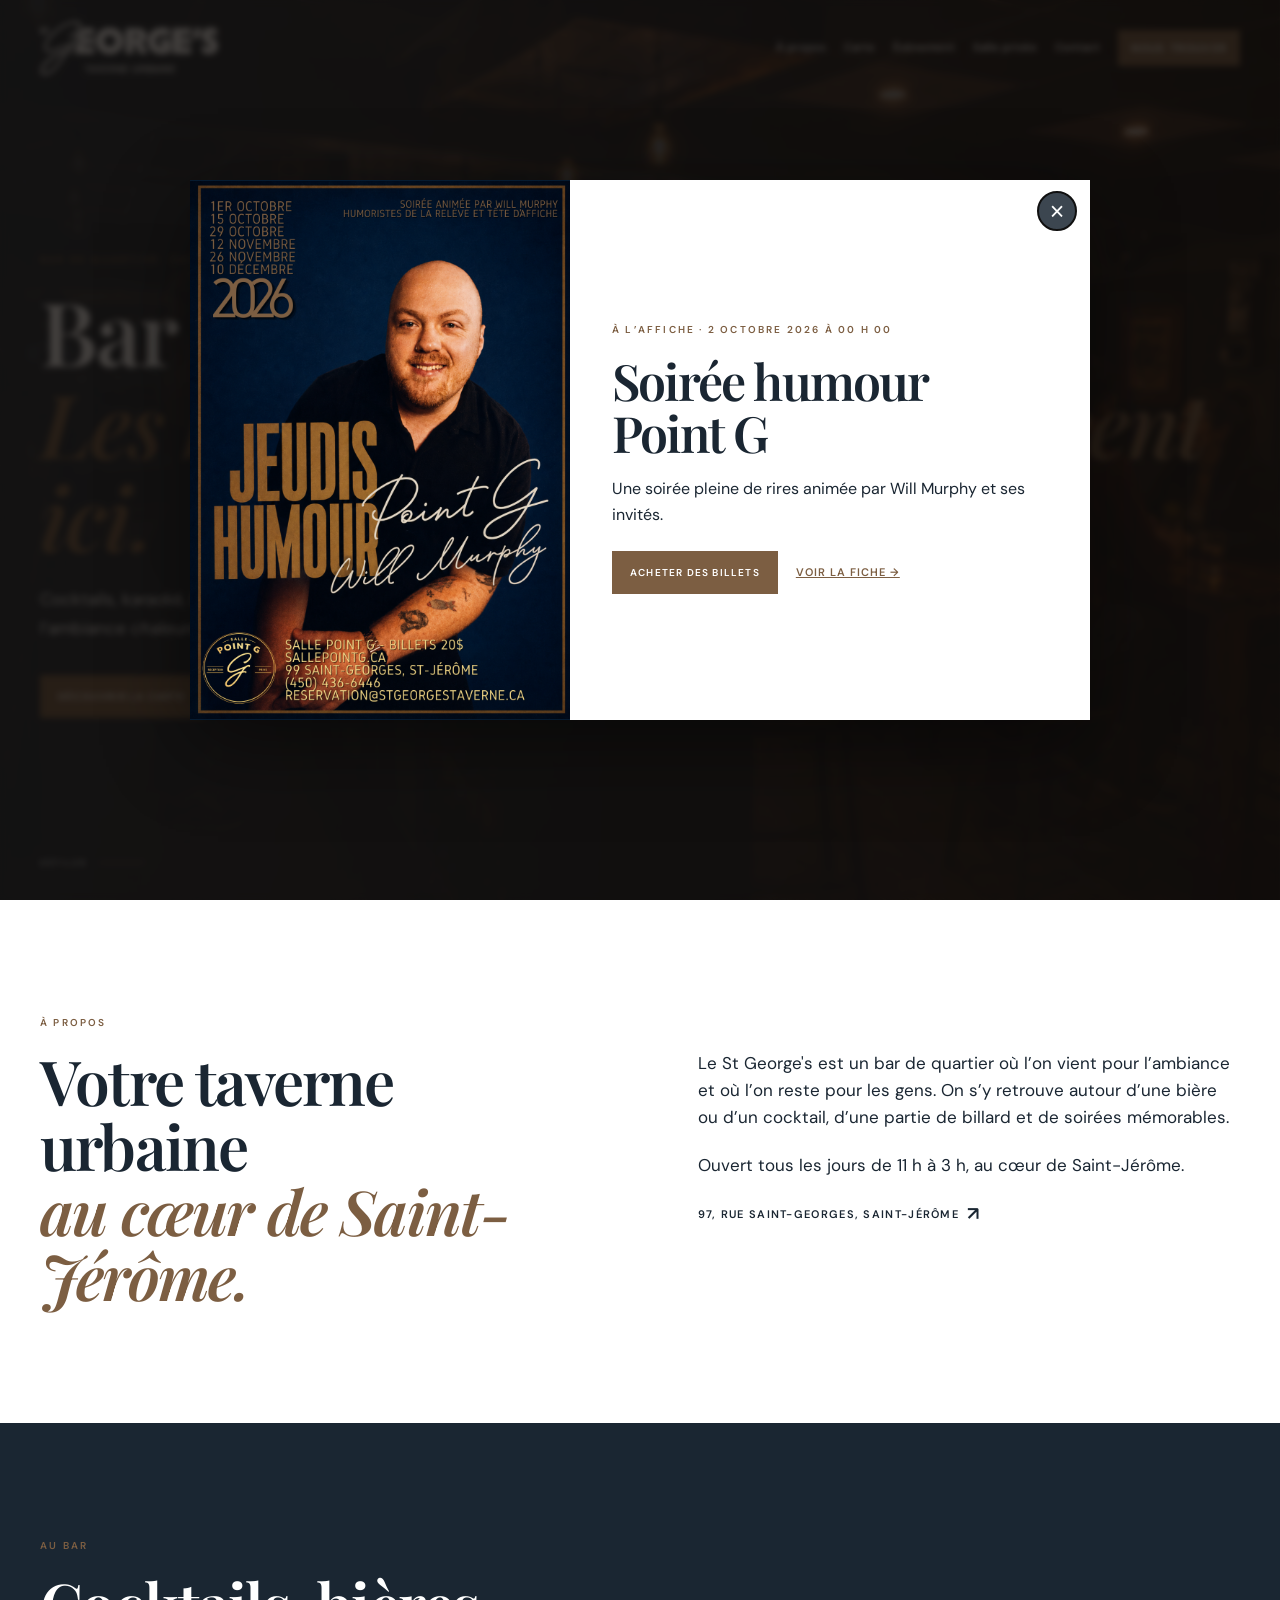
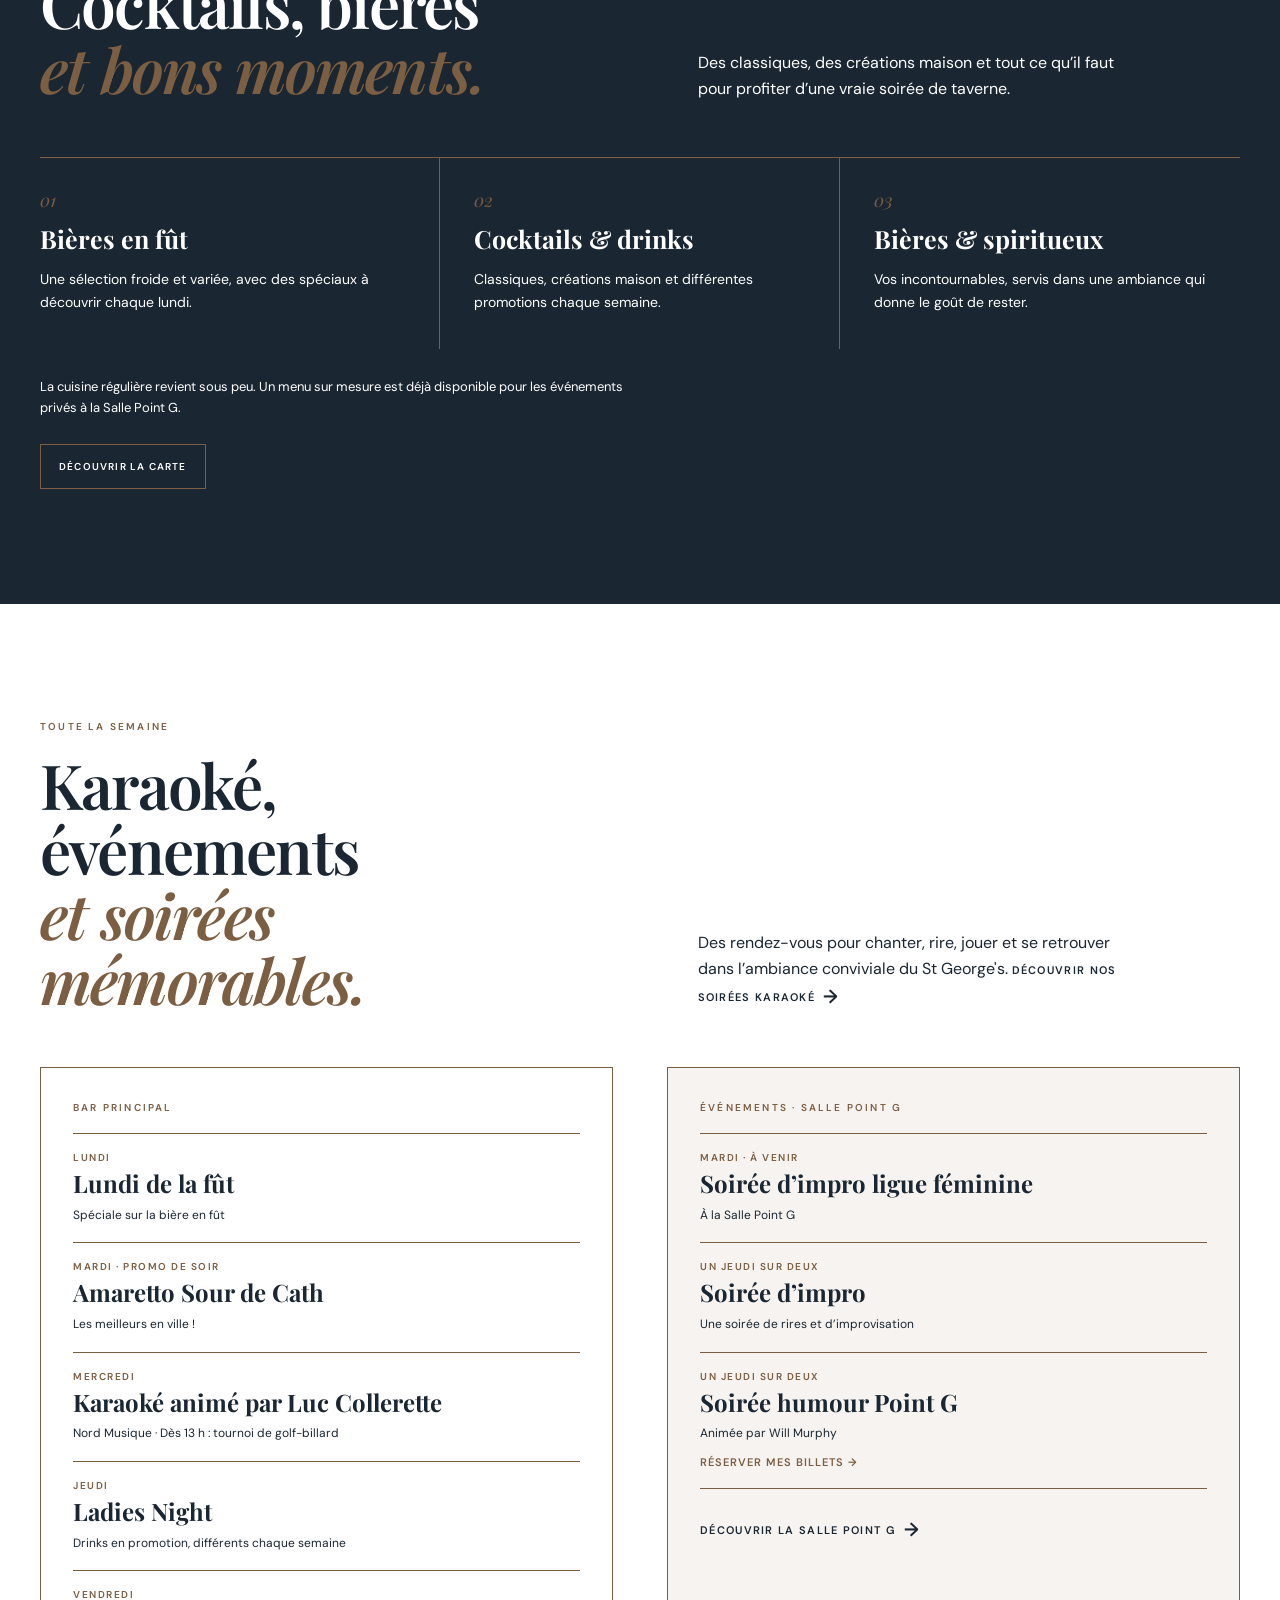
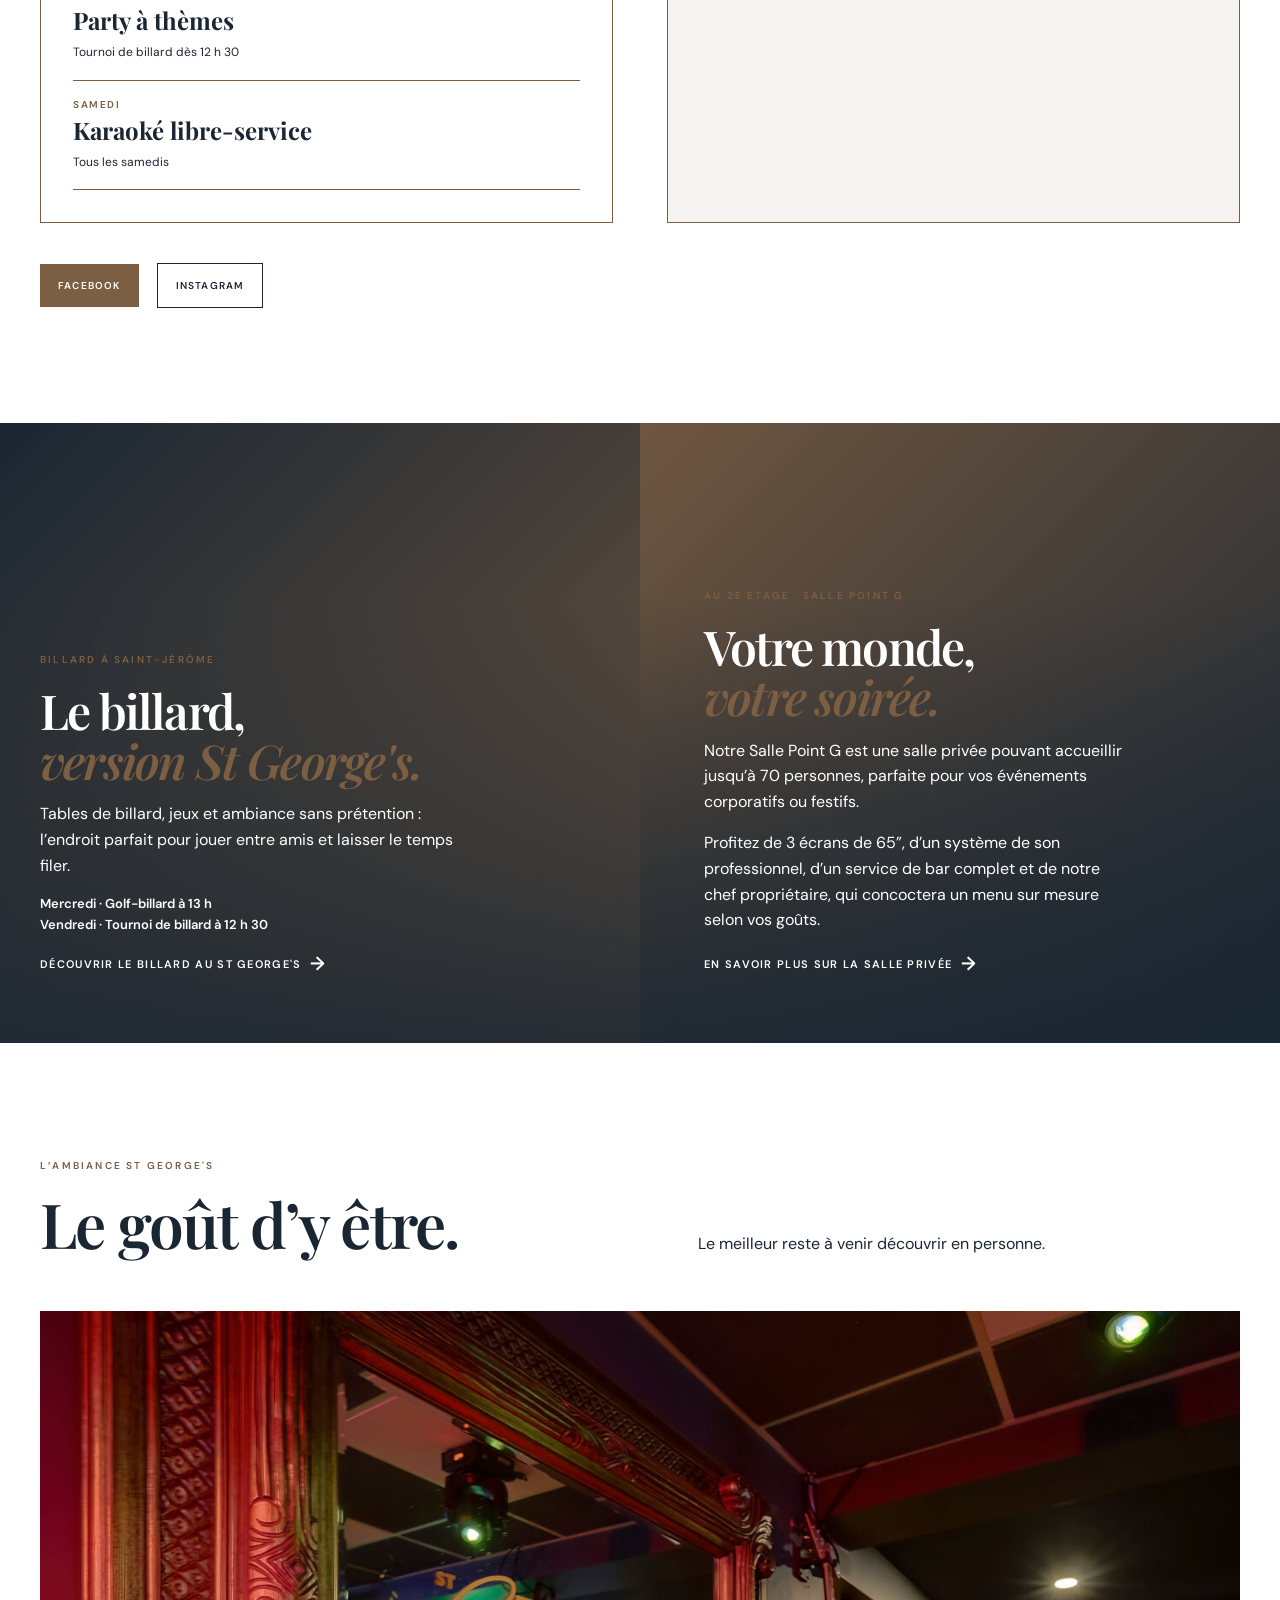
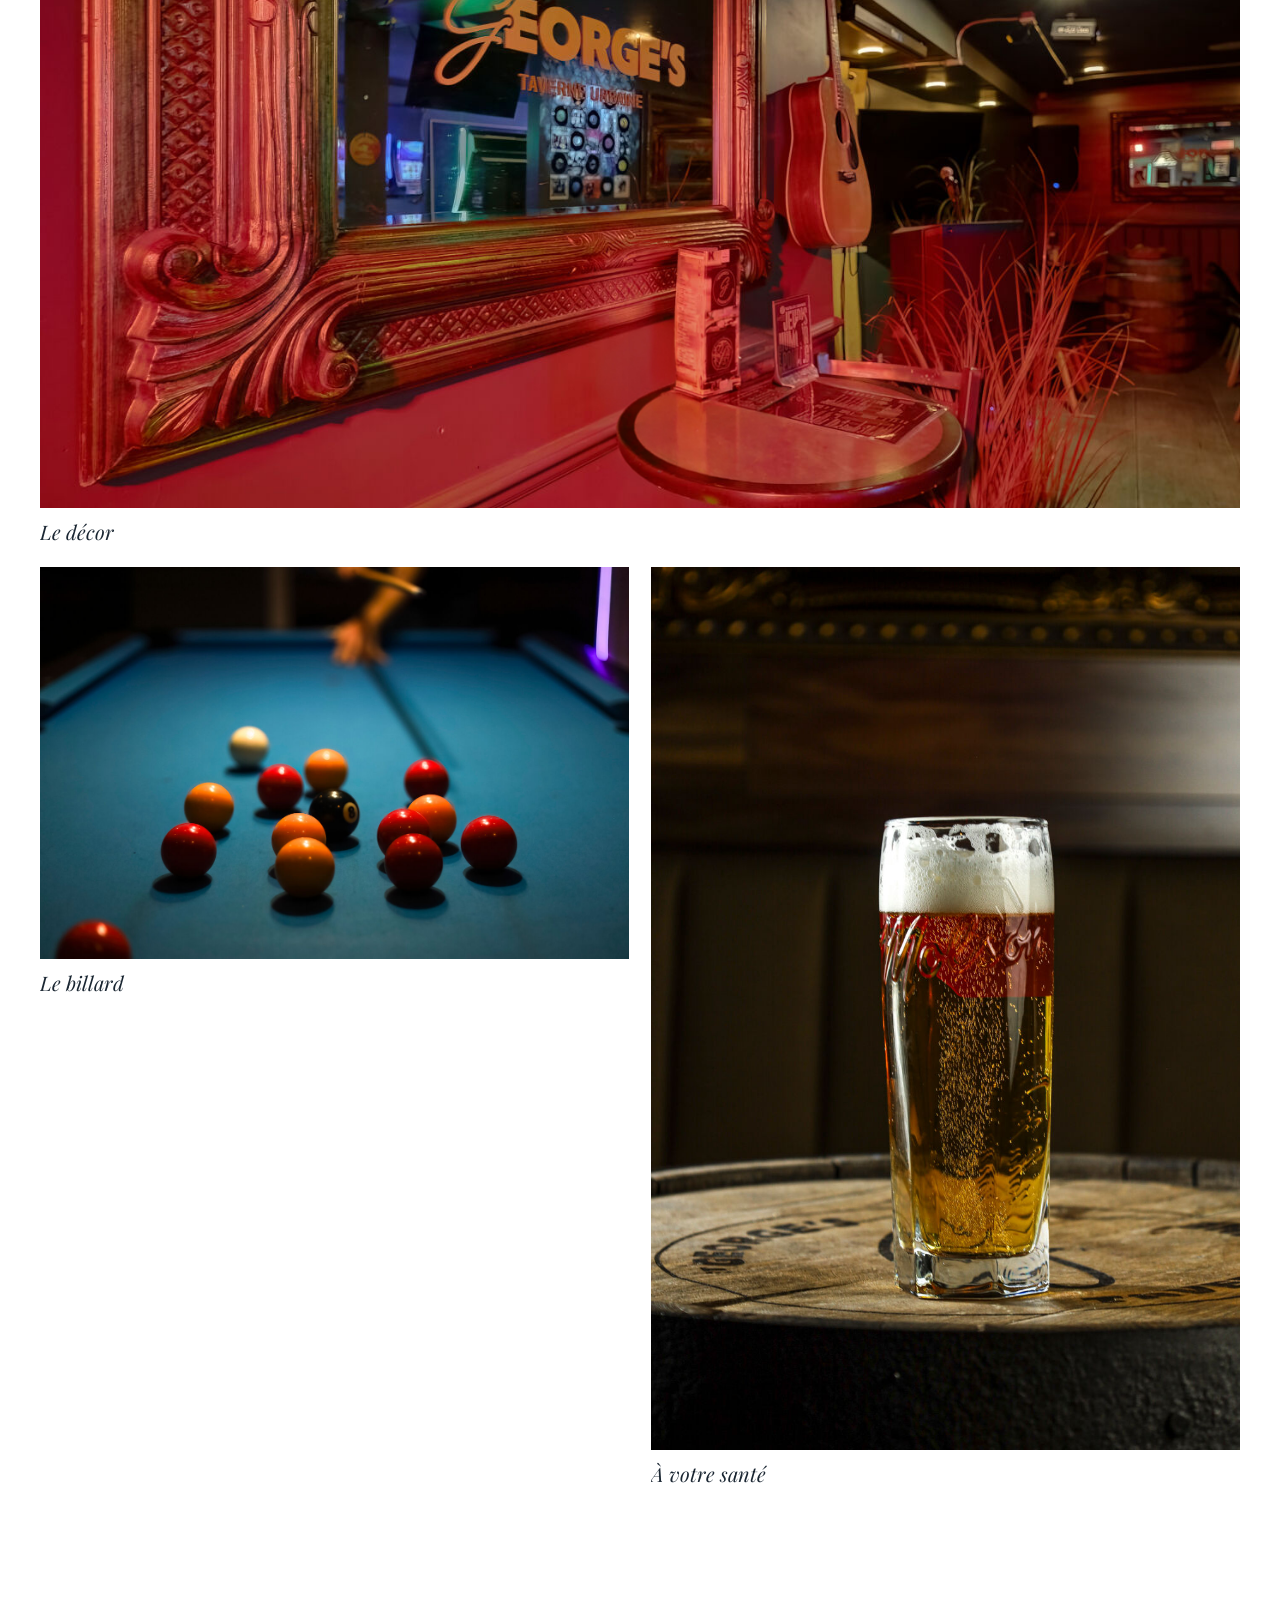
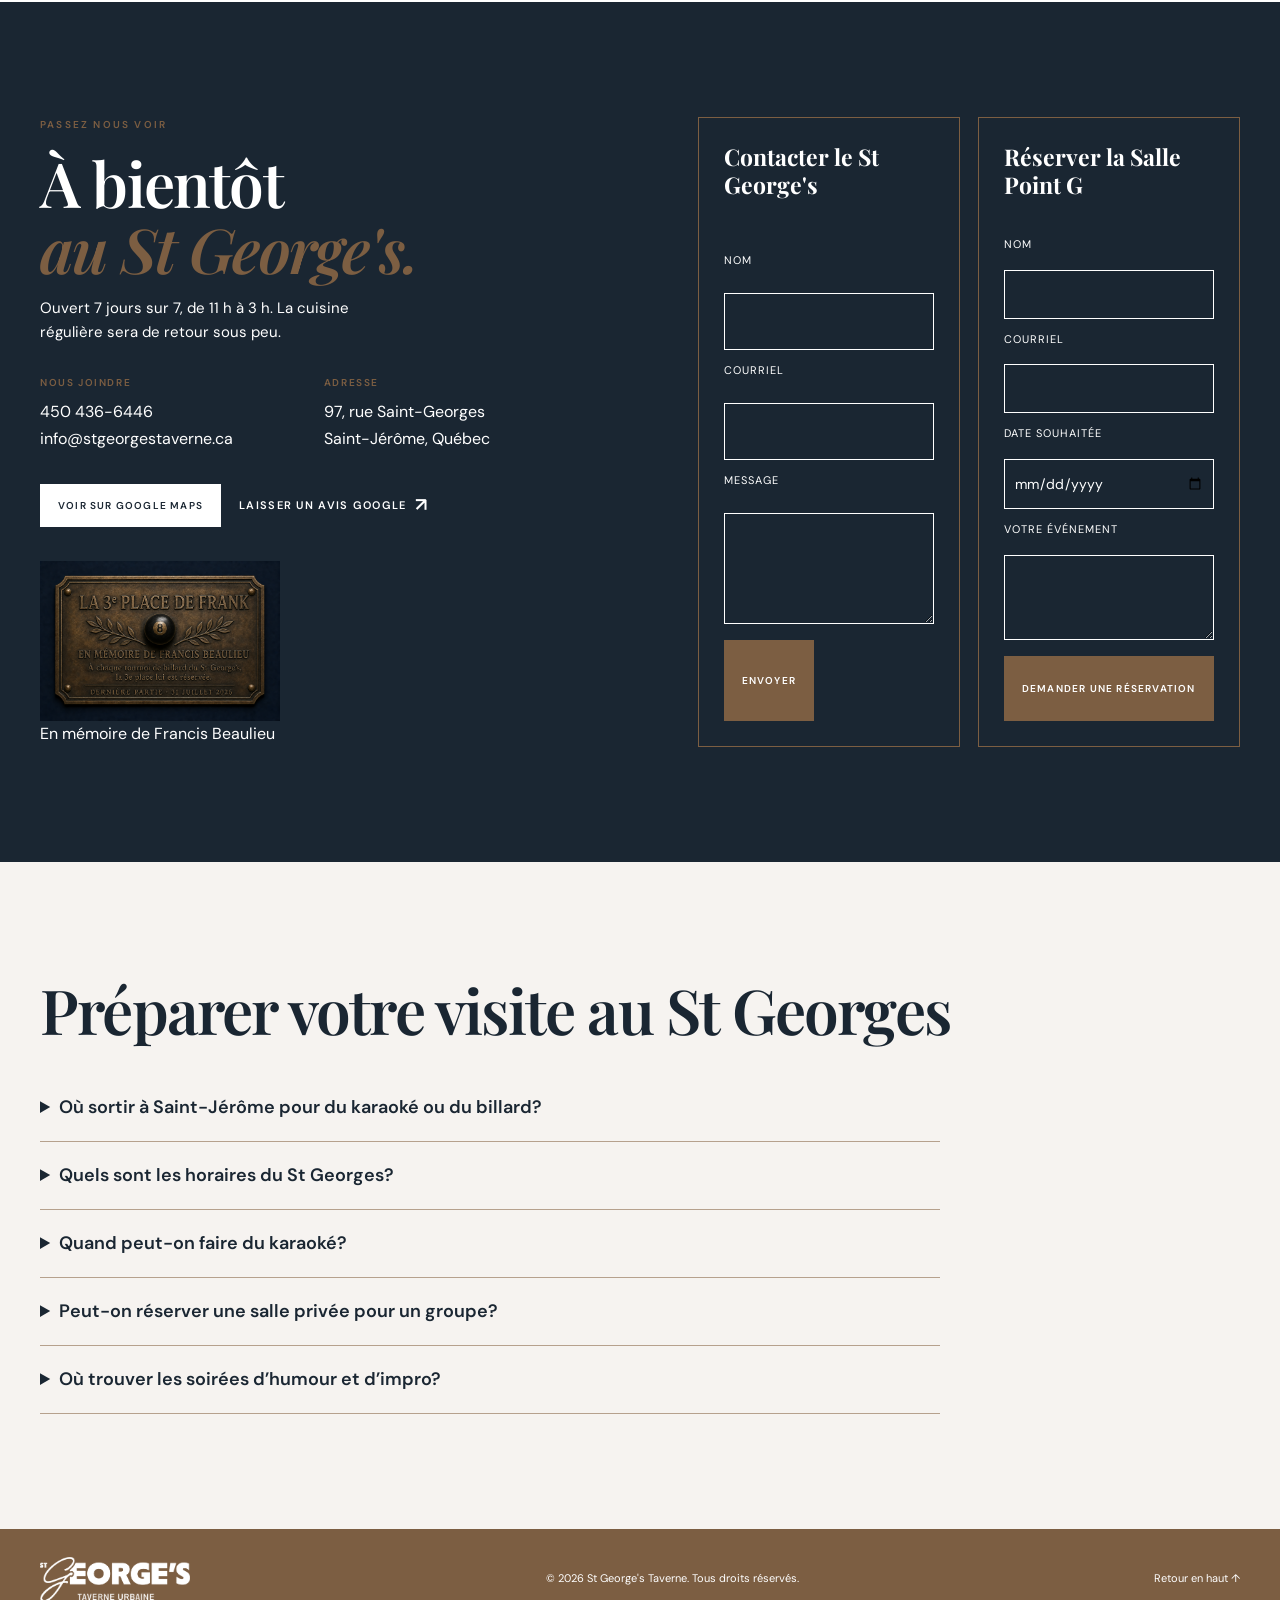
<file: index.html>
<!doctype html>
<html lang="fr-CA">
  <head>
    <meta charset="UTF-8" />
    <meta name="viewport" content="width=device-width, initial-scale=1.0" />
    <meta name="description" content="Le St George's est un bar et une taverne urbaine à Saint-Jérôme avec billard, karaoké, cocktails, événements et ambiance de bar de quartier." />
    <meta name="theme-color" content="#17120f" />
    <link rel="canonical" href="https://stgeorgestaverne.ca/" />
    <link rel="icon" type="image/png" href="assets/favicon-stgeorges.png" />
    <link rel="apple-touch-icon" href="assets/favicon-stgeorges.png" />
    <meta property="og:type" content="website" />
    <meta property="og:locale" content="fr_CA" />
    <meta property="og:site_name" content="St George's Taverne Urbaine" />
    <meta property="og:title" content="Bar à Saint-Jérôme | St George's Taverne Urbaine" />
    <meta property="og:description" content="Bar de quartier à Saint-Jérôme avec cocktails, billard, karaoké et événements toute la semaine." />
    <meta property="og:url" content="https://stgeorgestaverne.ca/" />
    <meta property="og:image" content="https://stgeorgestaverne.ca/assets/st-georges-ambiance.png" />
    <meta property="og:image:alt" content="Ambiance du St George's Taverne à Saint-Jérôme" />
    <meta name="twitter:card" content="summary_large_image" />
    <title>Bar à Saint-Jérôme | St George's Taverne Urbaine</title>
    <link rel="preconnect" href="https://fonts.googleapis.com" />
    <link rel="preconnect" href="https://fonts.gstatic.com" crossorigin />
    <link href="https://fonts.googleapis.com/css2?family=DM+Sans:opsz,wght@9..40,400;9..40,500;9..40,600&family=Playfair+Display:ital,wght@0,600;0,700;1,600&display=swap" rel="stylesheet" />
    <link rel="stylesheet" href="styles.css" />
    <link rel="stylesheet" href="photo.css" />
    <link rel="stylesheet" href="gallery.css" />
    <link rel="stylesheet" href="event-popup.css" />
    <script type="application/ld+json">
      {
        "@context": "https://schema.org",
        "@type": "BarOrPub",
        "@id": "https://stgeorgestaverne.ca/#etablissement",
        "name": "St George's Taverne Urbaine",
        "url": "https://stgeorgestaverne.ca/",
        "image": "https://stgeorgestaverne.ca/assets/st-georges-ambiance.png",
        "telephone": "+1-450-436-6446",
        "email": "info@stgeorgestaverne.ca",
        "priceRange": "$$",
        "address": {
          "@type": "PostalAddress",
          "streetAddress": "97, rue Saint-Georges",
          "addressLocality": "Saint-Jérôme",
          "addressRegion": "QC",
          "addressCountry": "CA"
        },
        "openingHoursSpecification": [{
          "@type": "OpeningHoursSpecification",
          "dayOfWeek": ["Monday", "Tuesday", "Wednesday", "Thursday", "Friday", "Saturday", "Sunday"],
          "opens": "11:00",
          "closes": "03:00"
        }],
        "sameAs": [
          "https://www.facebook.com/p/St-Georges-taverne-urbaine-61566446579908/",
          "https://www.instagram.com/stgeorges_taverne_urbaine/"
        ]
      }
    </script>
  <script type="application/ld+json">{"@context": "https://schema.org", "@type": "FAQPage", "mainEntity": [{"@type": "Question", "name": "Où sortir à Saint-Jérôme pour du karaoké ou du billard?", "acceptedAnswer": {"@type": "Answer", "text": "Le St George’s Taverne Urbaine propose du karaoké, des tables de billard, des cocktails et des événements au 97, rue Saint-Georges, à Saint-Jérôme. Consultez la programmation de la semaine pour choisir votre sortie."}}, {"@type": "Question", "name": "Quels sont les horaires du St Georges?", "acceptedAnswer": {"@type": "Answer", "text": "Le bar est ouvert tous les jours, de 11 h à 3 h. Pour confirmer une activité ou un horaire spécial, appelez le 450 436-6446."}}, {"@type": "Question", "name": "Quand peut-on faire du karaoké?", "acceptedAnswer": {"@type": "Answer", "text": "La programmation régulière présente le karaoké animé par Luc Collerette le mercredi et le karaoké libre-service le samedi. Consultez notre page karaoké et les annonces de la semaine avant de vous déplacer."}}, {"@type": "Question", "name": "Peut-on réserver une salle privée pour un groupe?", "acceptedAnswer": {"@type": "Answer", "text": "Oui. La Salle Point G, au deuxième étage avec son entrée au 99, rue Saint-Georges, accueille jusqu’à 70 personnes pour des anniversaires, partys de bureau et événements privés. Le bar St Georges se trouve au 97."}}, {"@type": "Question", "name": "Où trouver les soirées d’humour et d’impro?", "acceptedAnswer": {"@type": "Answer", "text": "Ces événements se déroulent à la Salle Point G. Consultez les événements et la billetterie de Point G pour les dates confirmées et les réservations."}}]}</script>
</head>
  <body>
    <a class="skip-link" href="#contenu">Aller au contenu</a>
    <header class="site-header" id="top">
      <nav class="nav container" aria-label="Navigation principale">
        <a class="brand" href="#top" aria-label="St George's Taverne — accueil">
          <img class="brand-logo" src="assets/logo-long.png" alt="St George's Taverne Urbaine" />
        </a>
        <button class="nav-toggle" type="button" aria-expanded="false" aria-controls="nav-links"><span></span><span></span><span></span><span class="sr-only">Ouvrir le menu</span></button>
        <div class="nav-links" id="nav-links">
          <a href="#histoire">À propos</a><a href="/carte">Carte</a><a href="#evenements">Événement</a><a href="https://sallepointg.ca">Salle privée</a><a href="#contact">Contact</a>
          <a class="button button-small" href="https://www.google.com/maps/search/?api=1&query=97+rue+Saint-Georges,+Saint-Jérôme,+QC" target="_blank" rel="noreferrer">Nous trouver</a>
        </div>
      </nav>
    </header>

    <main id="contenu">
      <section class="hero" aria-label="Bienvenue au St George's Taverne">
        <div class="hero-overlay"></div>
        <div class="container hero-content">
          <p class="eyebrow">Bar de quartier · Saint-Jérôme</p>
          <h1>Bar à Saint-Jérôme<br /><em>Les bons moments commencent ici.</em></h1>
          <p class="hero-copy">Cocktails, karaoké, billard, événements et l’ambiance chaleureuse d’un vrai bar de quartier.</p>
          <div class="hero-actions"><a class="button" href="/carte">Découvrir la carte</a><a class="text-link" href="#evenements">Voir les événements <span>→</span></a><a class="text-link" href="/karaoke-saint-jerome">Découvrir le karaoké <span>→</span></a></div>
        </div>
        <a class="scroll-cue" href="#histoire">Défiler <span></span></a>
      </section>

      <section class="intro section" id="histoire">
        <div class="container two-col">
          <div><p class="eyebrow">À propos</p><h2>Votre taverne urbaine<br /><em>au cœur de Saint-Jérôme.</em></h2></div>
          <div class="intro-copy"><p>Le St George's est un bar de quartier où l’on vient pour l’ambiance et où l’on reste pour les gens. On s’y retrouve autour d’une bière ou d’un cocktail, d’une partie de billard et de soirées mémorables.</p><p>Ouvert tous les jours de 11 h à 3 h, au cœur de Saint-Jérôme.</p><a class="text-link dark" href="https://www.google.com/maps/search/?api=1&query=97+rue+Saint-Georges,+Saint-Jérôme,+QC" target="_blank" rel="noreferrer">97, rue Saint-Georges, Saint-Jérôme <span>↗</span></a></div>
        </div>
      </section>

      <section class="menu-section section" id="menu">
        <div class="container"><div class="section-heading"><div><p class="eyebrow">Au bar</p><h2>Cocktails, bières<br /><em>et bons moments.</em></h2></div><p>Des classiques, des créations maison et tout ce qu’il faut pour profiter d’une vraie soirée de taverne.</p></div>
          <div class="menu-grid">
            <article><span class="menu-number">01</span><h3>Bières en fût</h3><p>Une sélection froide et variée, avec des spéciaux à découvrir chaque lundi.</p></article>
            <article><span class="menu-number">02</span><h3>Cocktails & drinks</h3><p>Classiques, créations maison et différentes promotions chaque semaine.</p></article>
            <article><span class="menu-number">03</span><h3>Bières & spiritueux</h3><p>Vos incontournables, servis dans une ambiance qui donne le goût de rester.</p></article>
          </div><p class="menu-note">La cuisine régulière revient sous peu. Un menu sur mesure est déjà disponible pour les événements privés à la Salle Point G.</p><a class="button button-outline" href="/carte">Découvrir la carte</a>
        </div>
      </section>

      <section class="events section" id="evenements"><div class="container"><div class="section-heading"><div><p class="eyebrow">Toute la semaine</p><h2>Karaoké, événements<br /><em>et soirées mémorables.</em></h2></div><p>Des rendez-vous pour chanter, rire, jouer et se retrouver dans l’ambiance conviviale du St George's. <a class="text-link dark" href="/karaoke-saint-jerome">Découvrir nos soirées karaoké <span>→</span></a></p></div><div class="program-grid"><div class="program-block"><p class="eyebrow">Bar principal</p><div class="event-list"><article><p>Lundi</p><h3>Lundi de la fût</h3><span>Spéciale sur la bière en fût</span></article><article><p>Mardi · Promo de soir</p><h3>Amaretto Sour de Cath</h3><span>Les meilleurs en ville !</span></article><article><p>Mercredi</p><h3>Karaoké animé par Luc Collerette</h3><span>Nord Musique · Dès 13 h : tournoi de golf-billard</span></article><article><p>Jeudi</p><h3>Ladies Night</h3><span>Drinks en promotion, différents chaque semaine</span></article><article><p>Vendredi</p><h3>Party à thèmes</h3><span>Tournoi de billard dès 12 h 30</span></article><article><p>Samedi</p><h3>Karaoké libre-service</h3><span>Tous les samedis</span></article></div></div><div class="program-block point-g"><p class="eyebrow">Événements · Salle Point G</p><div class="event-list"><article><p>Mardi · À venir</p><h3>Soirée d’impro ligue féminine</h3><span>À la Salle Point G</span></article><article><p>Un jeudi sur deux</p><h3>Soirée d’impro</h3><span>Une soirée de rires et d’improvisation</span></article><article><p>UN JEUDI SUR DEUX</p><h3>Soirée humour Point G</h3><span>Animée par Will Murphy</span><a class="event-ticket-link" href="https://sallepointg.ca/evenements/soireehumourpointg011026">Réserver mes billets →</a></article></div><a class="text-link dark" href="/salle-privee">Découvrir la Salle Point G <span>→</span></a></div></div><div class="social-links"><a class="button" href="https://www.facebook.com/p/St-Georges-taverne-urbaine-61566446579908/" target="_blank" rel="noreferrer">Facebook</a><a class="button button-outline dark-outline" href="https://www.instagram.com/stgeorges_taverne_urbaine/" target="_blank" rel="noreferrer">Instagram</a></div></div></section>

      <section class="features" id="billard"><div class="feature feature-billiard"><div><p class="eyebrow">Billard à Saint-Jérôme</p><h2>Le billard,<br /><em>version St George's.</em></h2><p>Tables de billard, jeux et ambiance sans prétention : l’endroit parfait pour jouer entre amis et laisser le temps filer.</p><p class="feature-detail">Mercredi · Golf-billard à 13 h<br />Vendredi · Tournoi de billard à 12 h 30</p><a class="text-link" href="/billard-saint-jerome">Découvrir le billard au St George's <span>→</span></a></div></div><div class="feature feature-room" id="location-salle"><div><p class="eyebrow">Au 2e étage · Salle Point G</p><h2>Votre monde,<br /><em>votre soirée.</em></h2><p>Notre Salle Point G est une salle privée pouvant accueillir jusqu’à 70 personnes, parfaite pour vos événements corporatifs ou festifs.</p><p>Profitez de 3 écrans de 65”, d’un système de son professionnel, d’un service de bar complet et de notre chef propriétaire, qui concoctera un menu sur mesure selon vos goûts.</p><a class="text-link" href="/salle-privee">En savoir plus sur la salle privée <span>→</span></a></div></div></section>

      <section class="gallery section" id="galerie"><div class="container"><div class="section-heading"><div><p class="eyebrow">L’ambiance St George's</p><h2>Le goût d’y être.</h2></div><p>Le meilleur reste à venir découvrir en personne.</p></div><div class="gallery-grid"><figure class="gallery-card tall"><img src="assets/ambiance-decor.jpg" alt="Décor et miroir du St George's" /><figcaption>Le décor</figcaption></figure><figure class="gallery-card food"><img src="assets/ambiance-billard.jpg" alt="Table de billard du St George's" /><figcaption>Le billard</figcaption></figure><figure class="gallery-card friends"><img src="assets/ambiance-biere.jpg" alt="Bière servie au St George's" /><figcaption>À votre santé</figcaption></figure></div></div></section>

      <section class="contact section" id="contact"><div class="container"><div class="contact-grid"><div><p class="eyebrow">Passez nous voir</p><h2>À bientôt<br /><em>au St George's.</em></h2><p class="contact-note">Ouvert 7 jours sur 7, de 11 h à 3 h. La cuisine régulière sera de retour sous peu.</p><div class="contact-details"><div><h3>Nous joindre</h3><a href="tel:+14504366446">450 436-6446</a><a href="mailto:info@stgeorgestaverne.ca">info@stgeorgestaverne.ca</a></div><div><h3>Adresse</h3><p>97, rue Saint-Georges<br />Saint-Jérôme, Québec</p></div></div><div class="social-links"><a class="button button-light" href="https://www.google.com/maps/search/?api=1&query=97+rue+Saint-Georges,+Saint-Jérôme,+QC" target="_blank" rel="noreferrer">Voir sur Google Maps</a><a class="text-link" href="https://g.page/r/CQ06RSkcrEW6EAI/review" target="_blank" rel="noreferrer">Laisser un avis Google <span>↗</span></a></div><figure class="frank-plaque" style="width:min(240px,70vw);margin:34px 0 0"><a style="display:block" href="https://www.facebook.com/share/p/198yFSubGu/" target="_blank" rel="noreferrer" aria-label="Lire l'hommage à Francis Beaulieu sur Facebook"><img style="display:block;max-width:100%;height:auto" src="assets/plaque-francis-beaulieu.png" alt="Plaque commémorative : La 3e place de Frank, en mémoire de Francis Beaulieu" /></a><figcaption>En mémoire de Francis Beaulieu</figcaption></figure></div><div class="forms"><form class="contact-form" action="https://formsubmit.co/info@stgeorgestaverne.ca" method="POST"><input type="hidden" name="_subject" value="Message depuis le site St George's" /><input type="hidden" name="_template" value="table" /><input type="hidden" name="_captcha" value="true" /><h3>Contacter le St George's</h3><label>Nom<input name="Nom" required /></label><label>Courriel<input name="Courriel" type="email" required /></label><label>Message<textarea name="Message" rows="4" required></textarea></label><button class="button" type="submit">Envoyer</button></form><form class="contact-form" id="reservation" action="https://formsubmit.co/reservation@stgeorgestaverne.ca" method="POST"><input type="hidden" name="_subject" value="Demande de réservation — Salle Point G" /><input type="hidden" name="_template" value="table" /><input type="hidden" name="_captcha" value="true" /><h3>Réserver la Salle Point G</h3><label>Nom<input name="Nom" required /></label><label>Courriel<input name="Courriel" type="email" required /></label><label>Date souhaitée<input name="Date souhaitée" type="date" /></label><label>Votre événement<textarea name="Détails de l’événement" rows="3" required></textarea></label><button class="button" type="submit">Demander une réservation</button></form></div></div></div></section>
    <section class="section practical-faq" aria-label="Questions fréquentes"><div class="container"><h2>Préparer votre visite au St Georges</h2><div class="faq-list"><details><summary>Où sortir à Saint-Jérôme pour du karaoké ou du billard?</summary><p>Le St George’s Taverne Urbaine propose du karaoké, des tables de billard, des cocktails et des événements au 97, rue Saint-Georges, à Saint-Jérôme. Consultez <a href="#evenements">la programmation de la semaine</a> pour choisir votre sortie.</p></details><details><summary>Quels sont les horaires du St Georges?</summary><p>Le bar est ouvert tous les jours, de 11 h à 3 h. Pour confirmer une activité ou un horaire spécial, appelez le <a href="tel:+14504366446">450 436-6446</a>.</p></details><details><summary>Quand peut-on faire du karaoké?</summary><p>La programmation régulière présente le karaoké animé par Luc Collerette le mercredi et le karaoké libre-service le samedi. Consultez <a href="/karaoke-saint-jerome">notre page karaoké</a> et les annonces de la semaine avant de vous déplacer.</p></details><details><summary>Peut-on réserver une salle privée pour un groupe?</summary><p>Oui. La <a href="https://sallepointg.ca/">Salle Point G</a>, au deuxième étage avec son entrée au 99, rue Saint-Georges, accueille jusqu’à 70 personnes pour des anniversaires, partys de bureau et événements privés. Le bar St Georges se trouve au 97.</p></details><details><summary>Où trouver les soirées d’humour et d’impro?</summary><p>Ces événements se déroulent à la Salle Point G. Consultez <a href="https://sallepointg.ca/evenements">les événements et la billetterie de Point G</a> pour les dates confirmées et les réservations.</p></details></div></div></section>
</main>
    <footer class="footer"><div class="container"><a class="brand" href="#top"><img class="brand-logo" src="assets/logo-long.png" alt="St George's Taverne Urbaine" /></a><p>© <span id="year"></span> St George's Taverne. Tous droits réservés.</p><a href="#top">Retour en haut ↑</a></div></footer>
    <dialog class="stg-event-popup" id="stg-event-popup" aria-labelledby="stg-popup-title"><button class="stg-popup-close" type="button" aria-label="Fermer la promotion">×</button><div id="stg-popup-content"></div></dialog>
    <script src="https://www.eventbrite.com/static/widgets/eb_widgets.js" defer></script>
    <script src="event-popup.js" defer></script>
    <script src="script.js"></script>
  </body>
</html>
</file>
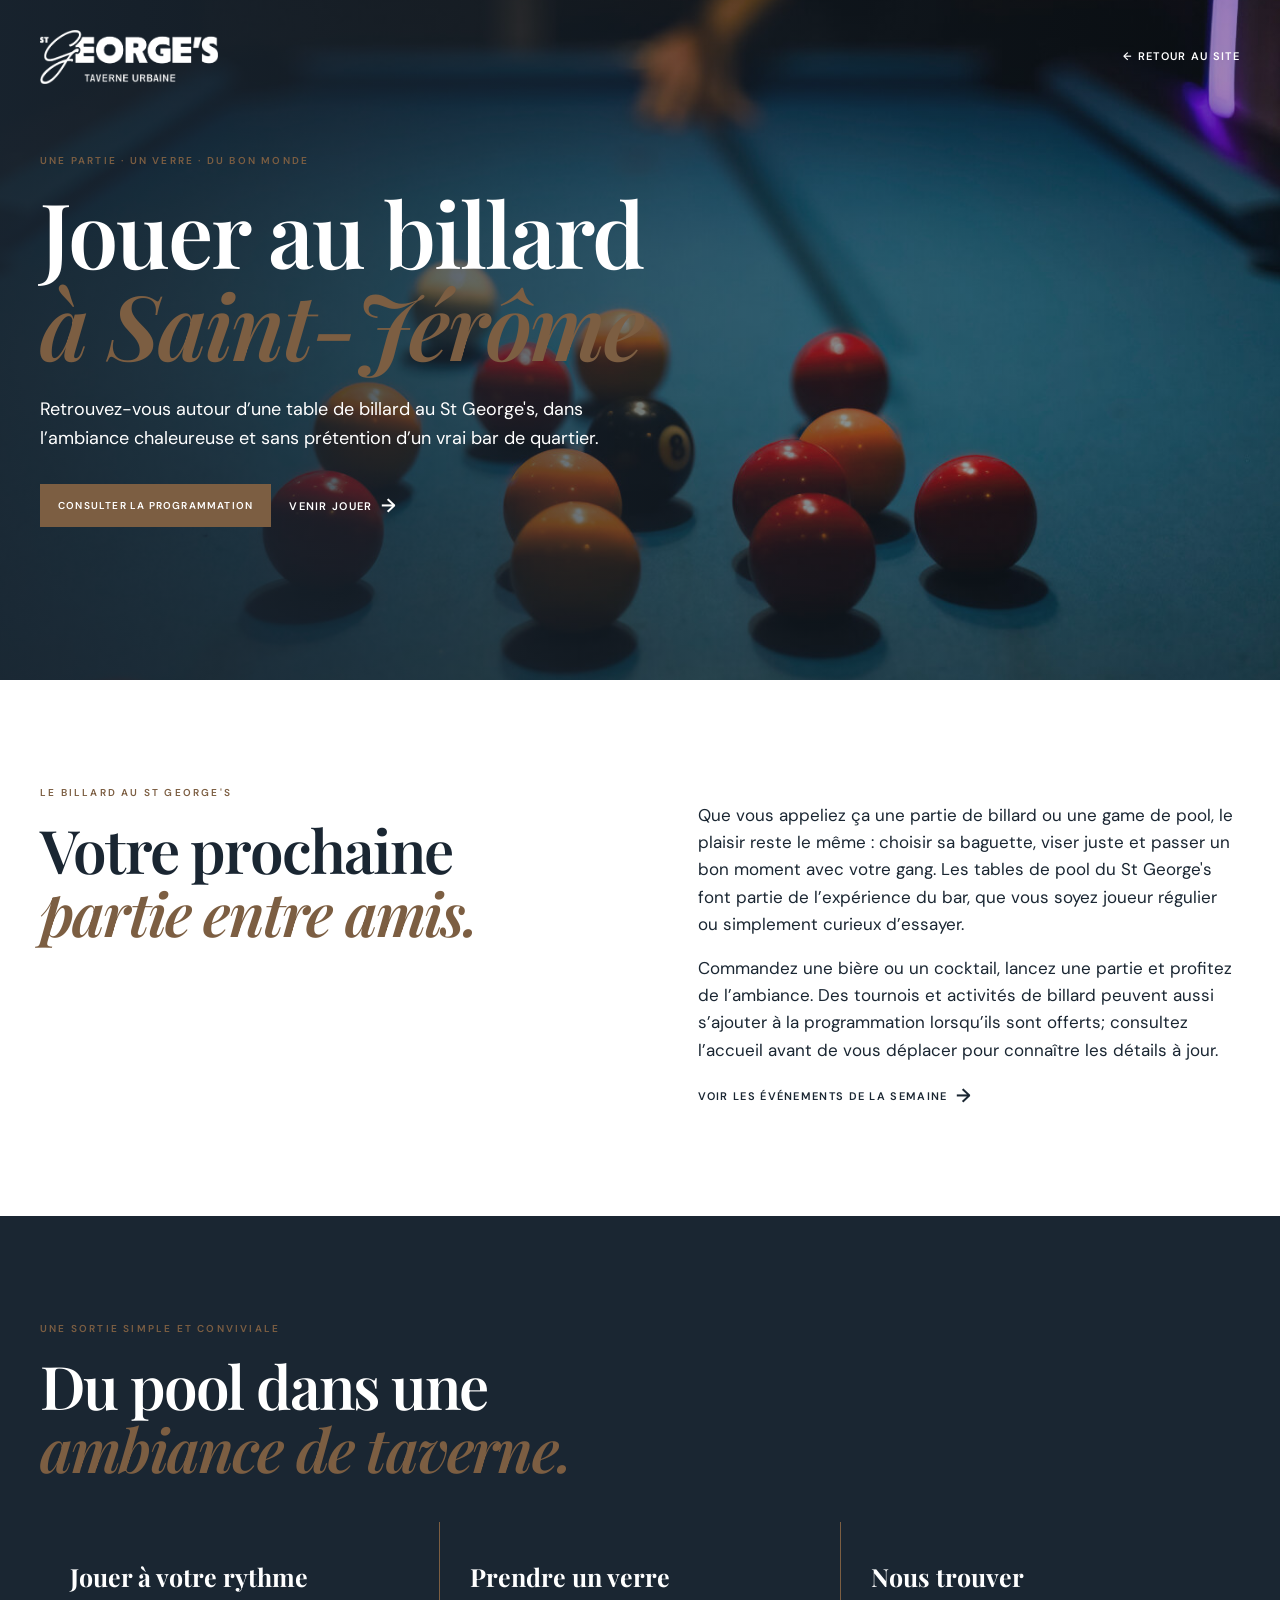
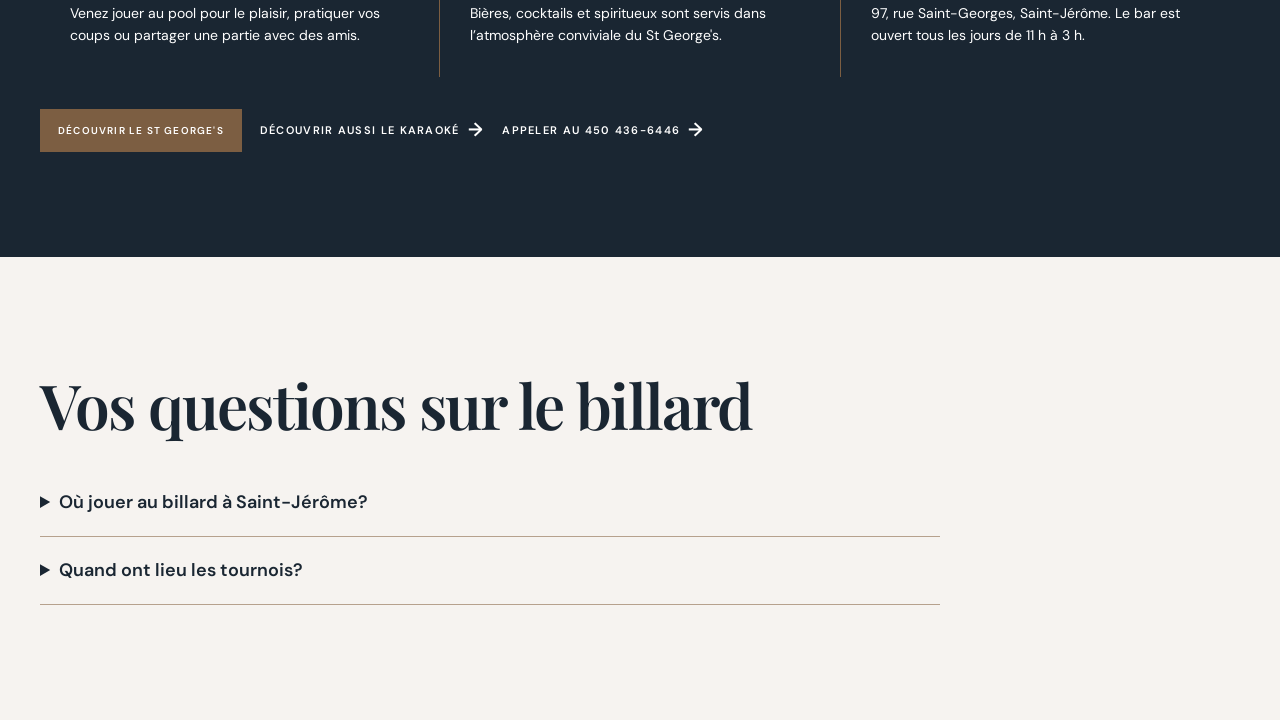
<file: billard-saint-jerome.html>
<!doctype html>
<html lang="fr-CA">
  <head>
    <meta charset="UTF-8" />
    <meta name="viewport" content="width=device-width, initial-scale=1.0" />
    <meta name="description" content="Venez jouer au billard ou au pool au St George's, bar de quartier à Saint-Jérôme. Prenez un verre, jouez entre amis et consultez la programmation." />
    <meta name="theme-color" content="#17120f" />
    <link rel="canonical" href="https://stgeorgestaverne.ca/billard-saint-jerome" />
    <link rel="icon" type="image/png" href="/assets/favicon-stgeorges.png" />
    <link rel="apple-touch-icon" href="/assets/favicon-stgeorges.png" />
    <meta property="og:type" content="website" />
    <meta property="og:locale" content="fr_CA" />
    <meta property="og:site_name" content="St George's Taverne Urbaine" />
    <meta property="og:title" content="Billard à Saint-Jérôme | St George's Taverne" />
    <meta property="og:description" content="Une partie de billard, un verre et l'ambiance conviviale d'un vrai bar de quartier au cœur de Saint-Jérôme." />
    <meta property="og:url" content="https://stgeorgestaverne.ca/billard-saint-jerome" />
    <meta property="og:image" content="https://stgeorgestaverne.ca/assets/ambiance-billard.jpg" />
    <meta property="og:image:alt" content="Table de billard du St George's Taverne à Saint-Jérôme" />
    <meta name="twitter:card" content="summary_large_image" />
    <title>Billard à Saint-Jérôme | St George's Taverne</title>
    <link rel="preconnect" href="https://fonts.googleapis.com" />
    <link rel="preconnect" href="https://fonts.gstatic.com" crossorigin />
    <link href="https://fonts.googleapis.com/css2?family=DM+Sans:opsz,wght@9..40,400;9..40,500;9..40,600&family=Playfair+Display:ital,wght@0,600;0,700;1,600&display=swap" rel="stylesheet" />
    <link rel="stylesheet" href="/styles.css" />
    <style>
      .billiard-page{color:#1a2632}.billiard-hero{min-height:680px;color:#fff;background:linear-gradient(90deg,rgba(26,38,50,.9),rgba(26,38,50,.32)),url("/assets/ambiance-billard.jpg") center/cover;display:flex;align-items:center}.billiard-nav{position:absolute;z-index:2;top:0;width:100%;padding:30px 0}.billiard-nav .row{display:flex;justify-content:space-between;align-items:center}.billiard-nav .brand-logo{filter:brightness(0) invert(1)}.billiard-page h1{font:600 clamp(52px,8vw,90px)/1.03 "Playfair Display",Georgia,serif;letter-spacing:-2px;margin:0}.billiard-page h1 em{color:#7c5e42}.billiard-lead{max-width:590px;font-size:18px;margin:24px 0 31px}.billiard-section{padding:105px 0}.billiard-grid{display:grid;grid-template-columns:1fr 1fr;gap:9vw}.billiard-section h2{font-size:clamp(38px,5vw,60px)}.billiard-copy{font-size:17px}.billiard-info{background:#1a2632;color:#fff}.billiard-info-grid{display:grid;grid-template-columns:repeat(3,1fr);gap:1px;background:#7c5e42;margin-top:42px}.billiard-card{background:#1a2632;padding:30px}.billiard-card h3{color:#fff}.billiard-card p{font-size:14px;margin:0}.billiard-actions{display:flex;gap:18px;align-items:center;flex-wrap:wrap;margin-top:32px}@media(max-width:760px){.billiard-nav{padding:22px 0}.billiard-nav .brand-logo{width:145px}.billiard-hero{min-height:640px}.billiard-section{padding:75px 0}.billiard-grid,.billiard-info-grid{grid-template-columns:1fr;gap:30px}}
    </style>
    <script type="application/ld+json">
      {
        "@context": "https://schema.org",
        "@graph": [
          {
            "@type": "WebPage",
            "@id": "https://stgeorgestaverne.ca/billard-saint-jerome#page",
            "url": "https://stgeorgestaverne.ca/billard-saint-jerome",
            "name": "Billard à Saint-Jérôme | St George's Taverne",
            "description": "Présentation de l'expérience de billard et de pool au St George's Taverne Urbaine à Saint-Jérôme.",
            "about": {"@id": "https://stgeorgestaverne.ca/#etablissement"},
            "inLanguage": "fr-CA"
          },
          {
            "@type": "BarOrPub",
            "@id": "https://stgeorgestaverne.ca/#etablissement",
            "name": "St George's Taverne Urbaine",
            "url": "https://stgeorgestaverne.ca/",
            "telephone": "+1-450-436-6446",
            "address": {
              "@type": "PostalAddress",
              "streetAddress": "97, rue Saint-Georges",
              "addressLocality": "Saint-Jérôme",
              "addressRegion": "QC",
              "addressCountry": "CA"
            },
            "openingHoursSpecification": [{
              "@type": "OpeningHoursSpecification",
              "dayOfWeek": ["Monday", "Tuesday", "Wednesday", "Thursday", "Friday", "Saturday", "Sunday"],
              "opens": "11:00",
              "closes": "03:00"
            }]
          }
        ]
      }
    </script>
  <script type="application/ld+json">{"@context": "https://schema.org", "@type": "FAQPage", "mainEntity": [{"@type": "Question", "name": "Où jouer au billard à Saint-Jérôme?", "acceptedAnswer": {"@type": "Answer", "text": "Le St George’s Taverne Urbaine dispose de tables de billard au 97, rue Saint-Georges, à Saint-Jérôme. Le bar est ouvert tous les jours de 11 h à 3 h."}}, {"@type": "Question", "name": "Quand ont lieu les tournois?", "acceptedAnswer": {"@type": "Answer", "text": "La programmation régulière annonce le golf-billard le mercredi dès 13 h et un tournoi de billard le vendredi dès 12 h 30. Vérifiez les activités de la semaine ou appelez le 450 436-6446 pour les modalités de participation."}}]}</script>
</head>
  <body class="billiard-page">
    <nav class="billiard-nav" aria-label="Navigation secondaire"><div class="container row"><a class="brand" href="/" aria-label="Retour à l'accueil"><img class="brand-logo" src="/assets/logo-long.png" alt="St George's Taverne Urbaine" /></a><a class="text-link" href="/">← Retour au site</a></div></nav>
    <main>
      <section class="billiard-hero"><div class="container"><p class="eyebrow">Une partie · un verre · du bon monde</p><h1>Jouer au billard<br /><em>à Saint-Jérôme</em></h1><p class="billiard-lead">Retrouvez-vous autour d’une table de billard au St George's, dans l’ambiance chaleureuse et sans prétention d’un vrai bar de quartier.</p><div class="billiard-actions"><a class="button" href="/#billard">Consulter la programmation</a><a class="text-link" href="https://www.google.com/maps/search/?api=1&query=97+rue+Saint-Georges,+Saint-Jérôme,+QC" target="_blank" rel="noreferrer">Venir jouer <span>→</span></a></div></div></section>
      <section class="billiard-section"><div class="container billiard-grid"><div><p class="eyebrow">Le billard au St George's</p><h2>Votre prochaine<br /><em>partie entre amis.</em></h2></div><div class="billiard-copy"><p>Que vous appeliez ça une partie de billard ou une game de pool, le plaisir reste le même : choisir sa baguette, viser juste et passer un bon moment avec votre gang. Les tables de pool du St George's font partie de l’expérience du bar, que vous soyez joueur régulier ou simplement curieux d’essayer.</p><p>Commandez une bière ou un cocktail, lancez une partie et profitez de l’ambiance. Des tournois et activités de billard peuvent aussi s’ajouter à la programmation lorsqu’ils sont offerts; consultez l’accueil avant de vous déplacer pour connaître les détails à jour.</p><a class="text-link dark" href="/#evenements">Voir les événements de la semaine <span>→</span></a></div></div></section>
      <section class="billiard-section billiard-info"><div class="container"><p class="eyebrow">Une sortie simple et conviviale</p><h2>Du pool dans une<br /><em>ambiance de taverne.</em></h2><div class="billiard-info-grid"><article class="billiard-card"><h3>Jouer à votre rythme</h3><p>Venez jouer au pool pour le plaisir, pratiquer vos coups ou partager une partie avec des amis.</p></article><article class="billiard-card"><h3>Prendre un verre</h3><p>Bières, cocktails et spiritueux sont servis dans l’atmosphère conviviale du St George's.</p></article><article class="billiard-card"><h3>Nous trouver</h3><p>97, rue Saint-Georges, Saint-Jérôme. Le bar est ouvert tous les jours de 11 h à 3 h.</p></article></div><div class="billiard-actions"><a class="button" href="/">Découvrir le St George's</a><a class="text-link" href="/karaoke-saint-jerome">Découvrir aussi le karaoké <span>→</span></a><a class="text-link" href="tel:+14504366446">Appeler au 450 436-6446 <span>→</span></a></div></div></section>
    <section class="section practical-faq" aria-label="Questions fréquentes"><div class="container"><h2>Vos questions sur le billard</h2><div class="faq-list"><details><summary>Où jouer au billard à Saint-Jérôme?</summary><p>Le St George’s Taverne Urbaine dispose de tables de billard au 97, rue Saint-Georges, à Saint-Jérôme. Le bar est ouvert tous les jours de 11 h à 3 h.</p></details><details><summary>Quand ont lieu les tournois?</summary><p>La programmation régulière annonce le golf-billard le mercredi dès 13 h et un tournoi de billard le vendredi dès 12 h 30. Vérifiez <a href="/#evenements">les activités de la semaine</a> ou appelez le 450 436-6446 pour les modalités de participation.</p></details></div></div></section>
</main>
  </body>
</html>
</file>
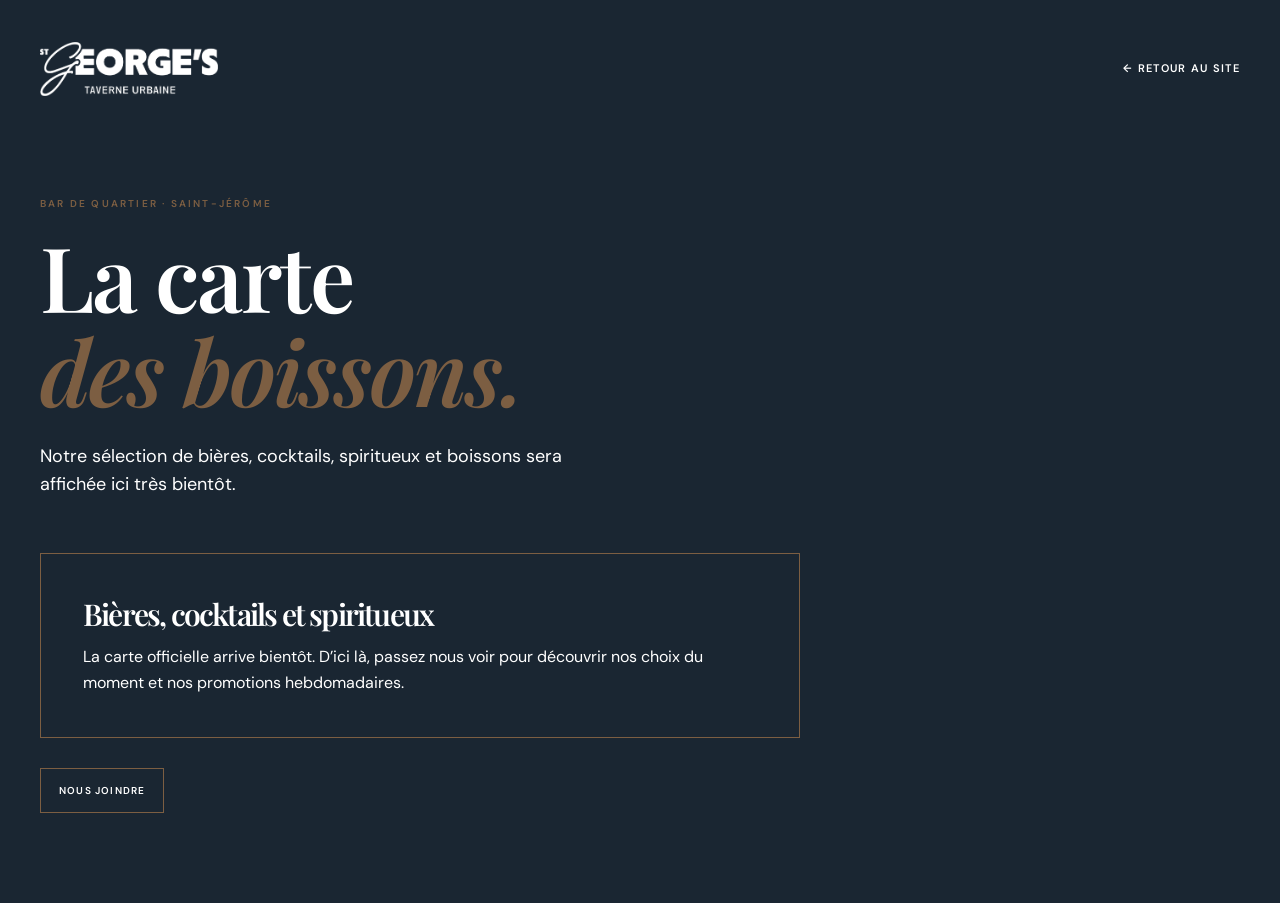
<file: carte.html>
<!doctype html>
<html lang="fr-CA">
  <head>
    <meta charset="UTF-8" />
    <meta name="viewport" content="width=device-width, initial-scale=1.0" />
    <meta name="description" content="Découvrez la carte des boissons du St George's, bar de quartier à Saint-Jérôme : bières, cocktails et spiritueux dans une ambiance conviviale." />
    <meta name="theme-color" content="#1a2632" />
    <link rel="canonical" href="https://stgeorgestaverne.ca/carte" />
    <link rel="icon" type="image/png" href="/assets/favicon-stgeorges.png" />
    <link rel="apple-touch-icon" href="/assets/favicon-stgeorges.png" />
    <meta property="og:type" content="website" />
    <meta property="og:locale" content="fr_CA" />
    <meta property="og:site_name" content="St George's Taverne" />
    <meta property="og:title" content="Carte des boissons | St George's Taverne Saint-Jérôme" />
    <meta property="og:description" content="Bières, cocktails et spiritueux au St George's, votre bar de quartier à Saint-Jérôme." />
    <meta property="og:url" content="https://stgeorgestaverne.ca/carte" />
    <meta property="og:image" content="https://stgeorgestaverne.ca/assets/ambiance-biere.jpg" />
    <meta property="og:image:alt" content="Bière servie au St George's Taverne à Saint-Jérôme" />
    <meta name="twitter:card" content="summary_large_image" />
    <title>Carte des boissons | St George's Taverne Saint-Jérôme</title>
    <link rel="preconnect" href="https://fonts.googleapis.com" />
    <link rel="preconnect" href="https://fonts.gstatic.com" crossorigin />
    <link href="https://fonts.googleapis.com/css2?family=DM+Sans:opsz,wght@9..40,400;9..40,500;9..40,600&family=Playfair+Display:ital,wght@0,600;0,700;1,600&display=swap" rel="stylesheet" />
    <link rel="stylesheet" href="/styles.css" />
    <style>.card-page{min-height:100vh;background:#1a2632;color:#fff;padding:42px 0 90px}.card-page .brand-logo{filter:brightness(0) invert(1)}.card-head{display:flex;justify-content:space-between;align-items:center;margin-bottom:100px}.card-page h1{font:600 clamp(48px,8vw,90px)/1.05 "Playfair Display",Georgia,serif;letter-spacing:-2px;margin:0}.card-page h1 em{color:#7c5e42}.card-intro{max-width:560px;font-size:18px;margin:24px 0 54px}.card-placeholder{border:1px solid #7c5e42;padding:42px;max-width:760px}.card-placeholder h2{font:600 30px/1.2 "Playfair Display",Georgia,serif;margin:0 0 12px}.card-placeholder p{margin:0}.card-page .button-outline{margin-top:30px}@media(max-width:600px){.card-head{margin-bottom:70px}.card-head .brand-logo{width:145px}}</style>
    <script type="application/ld+json">
      {
        "@context": "https://schema.org",
        "@type": ["BarOrPub", "LocalBusiness"],
        "@id": "https://stgeorgestaverne.ca/#etablissement",
        "name": "St George's Taverne",
        "url": "https://stgeorgestaverne.ca/",
        "telephone": "+1-450-436-6446",
        "address": {
          "@type": "PostalAddress",
          "streetAddress": "97, rue Saint-Georges",
          "addressLocality": "Saint-Jérôme",
          "addressRegion": "QC",
          "addressCountry": "CA"
        }
      }
    </script>
  </head>
  <body>
    <main class="card-page"><div class="container"><header class="card-head"><a class="brand" href="/" aria-label="Retour à l'accueil"><img class="brand-logo" src="/assets/logo-long.png" alt="St George's Taverne Urbaine" /></a><a class="text-link" href="/">← Retour au site</a></header><p class="eyebrow">Bar de quartier · Saint-Jérôme</p><h1>La carte<br /><em>des boissons.</em></h1><p class="card-intro">Notre sélection de bières, cocktails, spiritueux et boissons sera affichée ici très bientôt.</p><div class="card-placeholder"><h2>Bières, cocktails et spiritueux</h2><p>La carte officielle arrive bientôt. D’ici là, passez nous voir pour découvrir nos choix du moment et nos promotions hebdomadaires.</p></div><a class="button button-outline" href="/#contact">Nous joindre</a></div></main>
  </body>
</html>
</file>
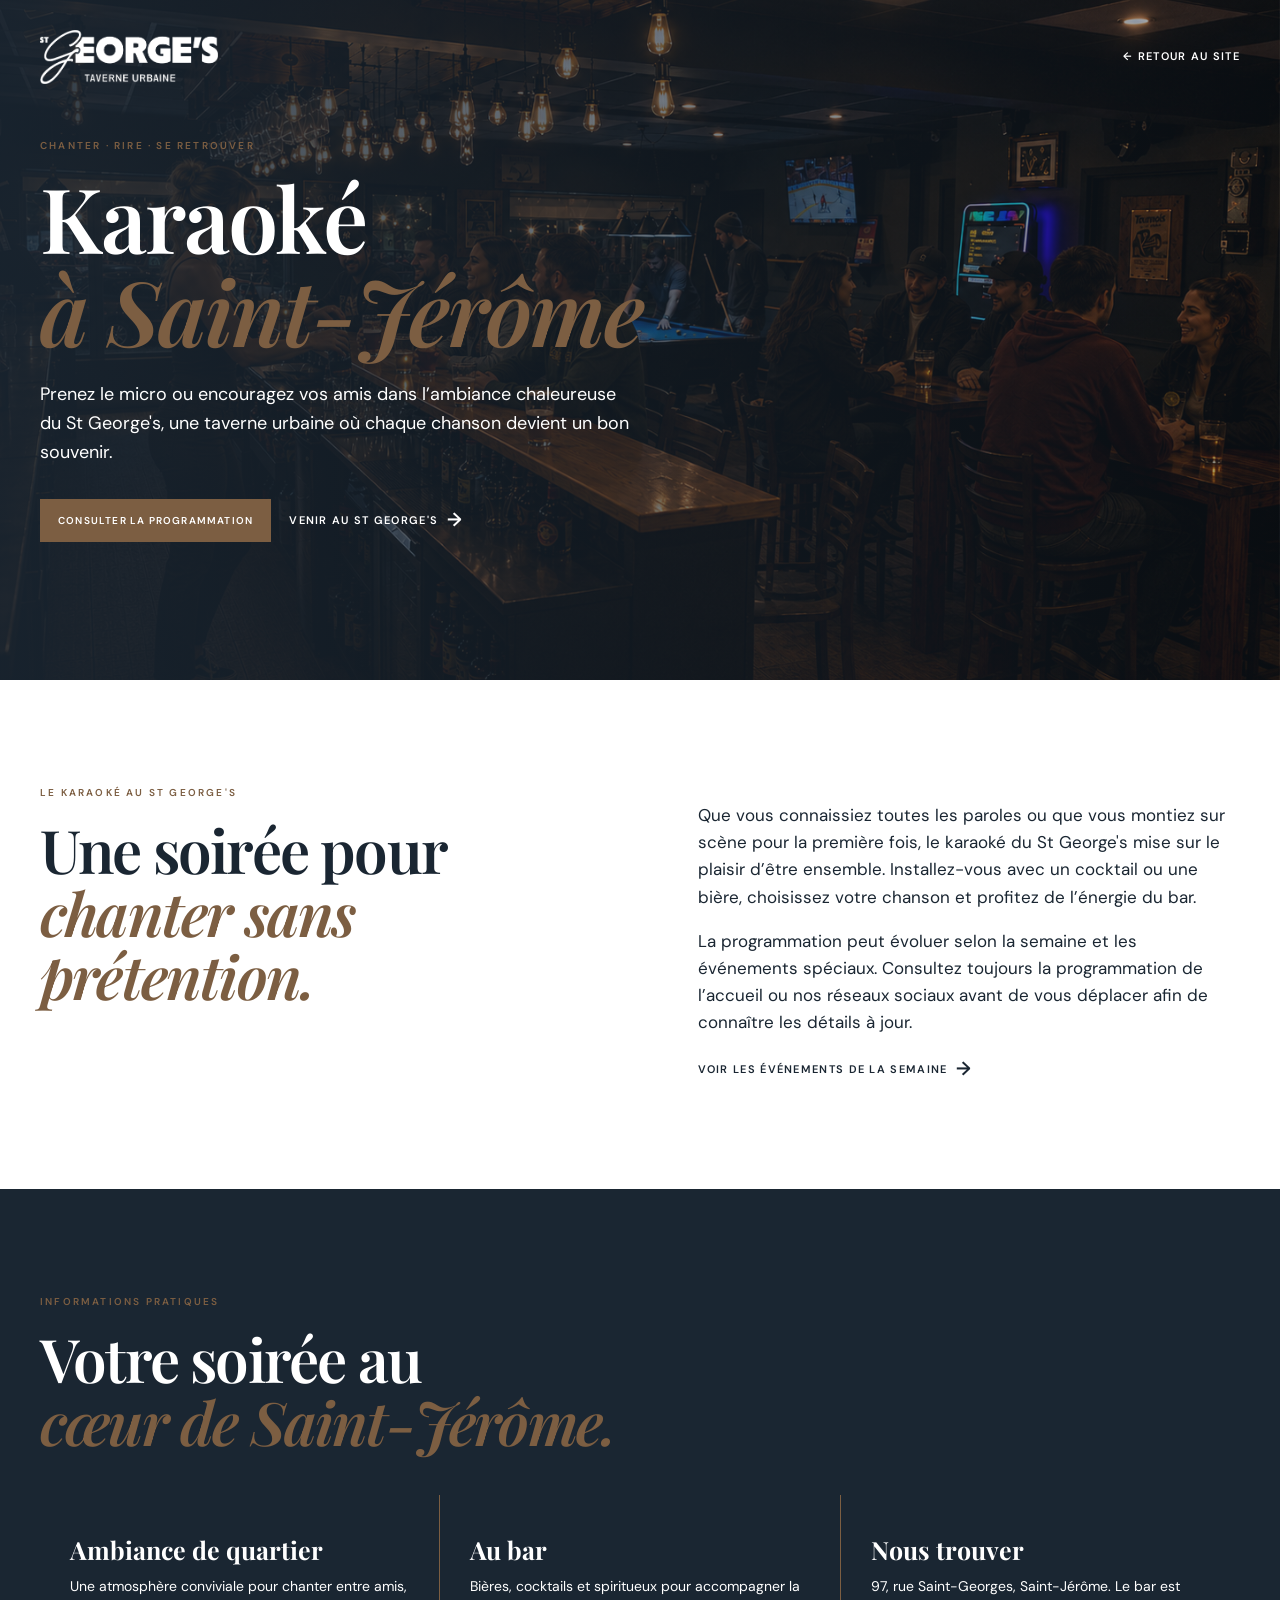
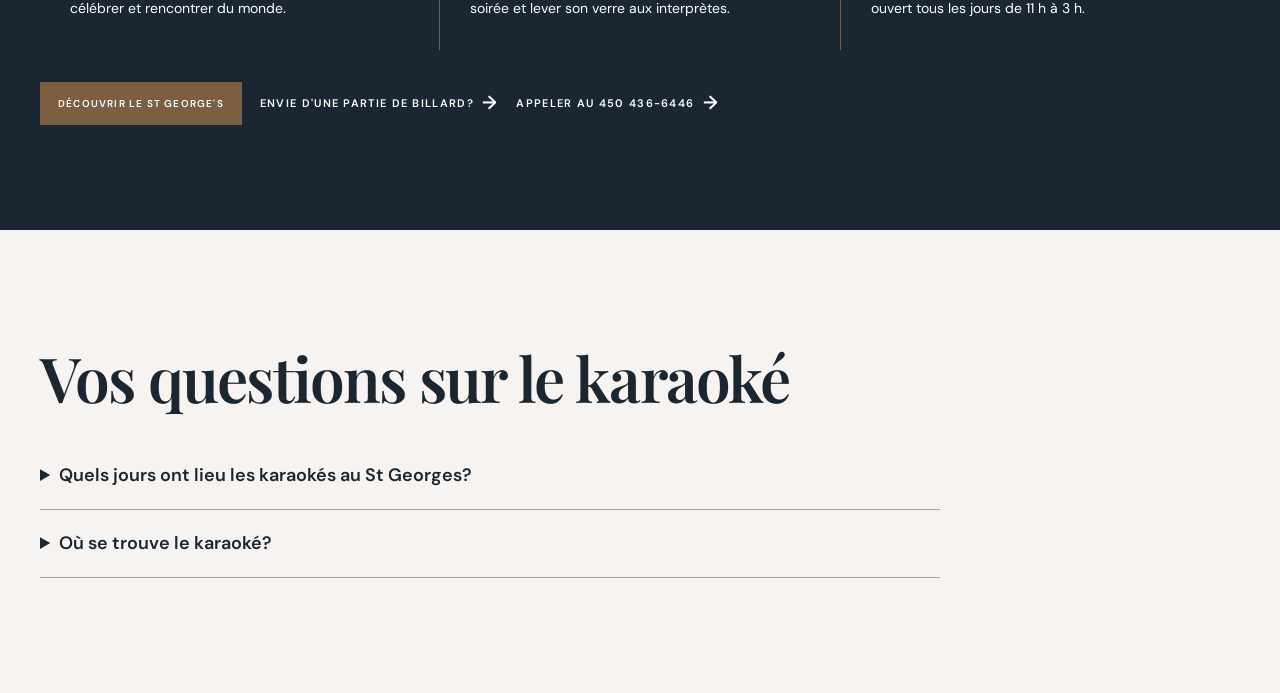
<file: karaoke-saint-jerome.html>
<!doctype html>
<html lang="fr-CA">
  <head>
    <meta charset="UTF-8" />
    <meta name="viewport" content="width=device-width, initial-scale=1.0" />
    <meta name="description" content="Venez chanter au St George's, bar de quartier à Saint-Jérôme. Découvrez l'ambiance de nos soirées karaoké et consultez la programmation à jour." />
    <meta name="theme-color" content="#17120f" />
    <link rel="canonical" href="https://stgeorgestaverne.ca/karaoke-saint-jerome" />
    <link rel="icon" type="image/png" href="/assets/favicon-stgeorges.png" />
    <link rel="apple-touch-icon" href="/assets/favicon-stgeorges.png" />
    <meta property="og:type" content="website" />
    <meta property="og:locale" content="fr_CA" />
    <meta property="og:site_name" content="St George's Taverne Urbaine" />
    <meta property="og:title" content="Karaoké à Saint-Jérôme | St George's Taverne" />
    <meta property="og:description" content="Des soirées pour chanter entre amis dans l'ambiance conviviale d'un vrai bar de quartier à Saint-Jérôme." />
    <meta property="og:url" content="https://stgeorgestaverne.ca/karaoke-saint-jerome" />
    <meta property="og:image" content="https://stgeorgestaverne.ca/assets/st-georges-ambiance.png" />
    <meta property="og:image:alt" content="Ambiance des soirées au St George's Taverne à Saint-Jérôme" />
    <meta name="twitter:card" content="summary_large_image" />
    <title>Karaoké à Saint-Jérôme | St George's Taverne</title>
    <link rel="preconnect" href="https://fonts.googleapis.com" />
    <link rel="preconnect" href="https://fonts.gstatic.com" crossorigin />
    <link href="https://fonts.googleapis.com/css2?family=DM+Sans:opsz,wght@9..40,400;9..40,500;9..40,600&family=Playfair+Display:ital,wght@0,600;0,700;1,600&display=swap" rel="stylesheet" />
    <link rel="stylesheet" href="/styles.css" />
    <style>
      .karaoke-page{color:#1a2632}.karaoke-hero{min-height:680px;color:#fff;background:linear-gradient(90deg,rgba(26,38,50,.9),rgba(26,38,50,.35)),url("/assets/st-georges-ambiance.png") center/cover;display:flex;align-items:center}.karaoke-nav{position:absolute;z-index:2;top:0;width:100%;padding:30px 0}.karaoke-nav .row{display:flex;justify-content:space-between;align-items:center}.karaoke-nav .brand-logo{filter:brightness(0) invert(1)}.karaoke-page h1{font:600 clamp(52px,8vw,90px)/1.03 "Playfair Display",Georgia,serif;letter-spacing:-2px;margin:0}.karaoke-page h1 em{color:#7c5e42}.karaoke-lead{max-width:590px;font-size:18px;margin:24px 0 31px}.karaoke-section{padding:105px 0}.karaoke-grid{display:grid;grid-template-columns:1fr 1fr;gap:9vw}.karaoke-section h2{font-size:clamp(38px,5vw,60px)}.karaoke-copy{font-size:17px}.karaoke-info{background:#1a2632;color:#fff}.karaoke-info-grid{display:grid;grid-template-columns:repeat(3,1fr);gap:1px;background:#7c5e42;margin-top:42px}.karaoke-card{background:#1a2632;padding:30px}.karaoke-card h3{color:#fff}.karaoke-card p{font-size:14px;margin:0}.karaoke-actions{display:flex;gap:18px;align-items:center;flex-wrap:wrap;margin-top:32px}@media(max-width:760px){.karaoke-nav{padding:22px 0}.karaoke-nav .brand-logo{width:145px}.karaoke-hero{min-height:640px}.karaoke-section{padding:75px 0}.karaoke-grid,.karaoke-info-grid{grid-template-columns:1fr;gap:30px}}
    </style>
    <script type="application/ld+json">
      {
        "@context": "https://schema.org",
        "@graph": [
          {
            "@type": "WebPage",
            "@id": "https://stgeorgestaverne.ca/karaoke-saint-jerome#page",
            "url": "https://stgeorgestaverne.ca/karaoke-saint-jerome",
            "name": "Karaoké à Saint-Jérôme | St George's Taverne",
            "description": "Présentation des soirées karaoké du St George's Taverne Urbaine à Saint-Jérôme.",
            "about": {"@id": "https://stgeorgestaverne.ca/#etablissement"},
            "inLanguage": "fr-CA"
          },
          {
            "@type": "BarOrPub",
            "@id": "https://stgeorgestaverne.ca/#etablissement",
            "name": "St George's Taverne Urbaine",
            "url": "https://stgeorgestaverne.ca/",
            "telephone": "+1-450-436-6446",
            "address": {
              "@type": "PostalAddress",
              "streetAddress": "97, rue Saint-Georges",
              "addressLocality": "Saint-Jérôme",
              "addressRegion": "QC",
              "addressCountry": "CA"
            },
            "openingHoursSpecification": [{
              "@type": "OpeningHoursSpecification",
              "dayOfWeek": ["Monday", "Tuesday", "Wednesday", "Thursday", "Friday", "Saturday", "Sunday"],
              "opens": "11:00",
              "closes": "03:00"
            }]
          }
        ]
      }
    </script>
  <script type="application/ld+json">{"@context": "https://schema.org", "@type": "FAQPage", "mainEntity": [{"@type": "Question", "name": "Quels jours ont lieu les karaokés au St Georges?", "acceptedAnswer": {"@type": "Answer", "text": "Le mercredi, le karaoké est animé par Luc Collerette. Le samedi, le karaoké est en libre-service. Consultez la programmation à jour pour les changements et événements spéciaux."}}, {"@type": "Question", "name": "Où se trouve le karaoké?", "acceptedAnswer": {"@type": "Answer", "text": "Au bar St George’s Taverne Urbaine, au 97, rue Saint-Georges, à Saint-Jérôme. Pour les détails de la soirée, appelez le 450 436-6446."}}]}</script>
</head>
  <body class="karaoke-page">
    <nav class="karaoke-nav" aria-label="Navigation secondaire"><div class="container row"><a class="brand" href="/" aria-label="Retour à l'accueil"><img class="brand-logo" src="/assets/logo-long.png" alt="St George's Taverne Urbaine" /></a><a class="text-link" href="/">← Retour au site</a></div></nav>
    <main>
      <section class="karaoke-hero"><div class="container"><p class="eyebrow">Chanter · rire · se retrouver</p><h1>Karaoké<br /><em>à Saint-Jérôme</em></h1><p class="karaoke-lead">Prenez le micro ou encouragez vos amis dans l’ambiance chaleureuse du St George's, une taverne urbaine où chaque chanson devient un bon souvenir.</p><div class="karaoke-actions"><a class="button" href="/#evenements">Consulter la programmation</a><a class="text-link" href="https://www.google.com/maps/search/?api=1&query=97+rue+Saint-Georges,+Saint-Jérôme,+QC" target="_blank" rel="noreferrer">Venir au St George's <span>→</span></a></div></div></section>
      <section class="karaoke-section"><div class="container karaoke-grid"><div><p class="eyebrow">Le karaoké au St George's</p><h2>Une soirée pour<br /><em>chanter sans prétention.</em></h2></div><div class="karaoke-copy"><p>Que vous connaissiez toutes les paroles ou que vous montiez sur scène pour la première fois, le karaoké du St George's mise sur le plaisir d’être ensemble. Installez-vous avec un cocktail ou une bière, choisissez votre chanson et profitez de l’énergie du bar.</p><p>La programmation peut évoluer selon la semaine et les événements spéciaux. Consultez toujours la programmation de l’accueil ou nos réseaux sociaux avant de vous déplacer afin de connaître les détails à jour.</p><a class="text-link dark" href="/#evenements">Voir les événements de la semaine <span>→</span></a></div></div></section>
      <section class="karaoke-section karaoke-info"><div class="container"><p class="eyebrow">Informations pratiques</p><h2>Votre soirée au<br /><em>cœur de Saint-Jérôme.</em></h2><div class="karaoke-info-grid"><article class="karaoke-card"><h3>Ambiance de quartier</h3><p>Une atmosphère conviviale pour chanter entre amis, célébrer et rencontrer du monde.</p></article><article class="karaoke-card"><h3>Au bar</h3><p>Bières, cocktails et spiritueux pour accompagner la soirée et lever son verre aux interprètes.</p></article><article class="karaoke-card"><h3>Nous trouver</h3><p>97, rue Saint-Georges, Saint-Jérôme. Le bar est ouvert tous les jours de 11 h à 3 h.</p></article></div><div class="karaoke-actions"><a class="button" href="/">Découvrir le St George's</a><a class="text-link" href="/billard-saint-jerome">Envie d'une partie de billard? <span>→</span></a><a class="text-link" href="tel:+14504366446">Appeler au 450 436-6446 <span>→</span></a></div></div></section>
    <section class="section practical-faq" aria-label="Questions fréquentes"><div class="container"><h2>Vos questions sur le karaoké</h2><div class="faq-list"><details><summary>Quels jours ont lieu les karaokés au St Georges?</summary><p>Le mercredi, le karaoké est animé par Luc Collerette. Le samedi, le karaoké est en libre-service. Consultez <a href="/#evenements">la programmation à jour</a> pour les changements et événements spéciaux.</p></details><details><summary>Où se trouve le karaoké?</summary><p>Au bar St George’s Taverne Urbaine, au 97, rue Saint-Georges, à Saint-Jérôme. Pour les détails de la soirée, appelez le <a href="tel:+14504366446">450 436-6446</a>.</p></details></div></div></section>
</main>
  </body>
</html>
</file>
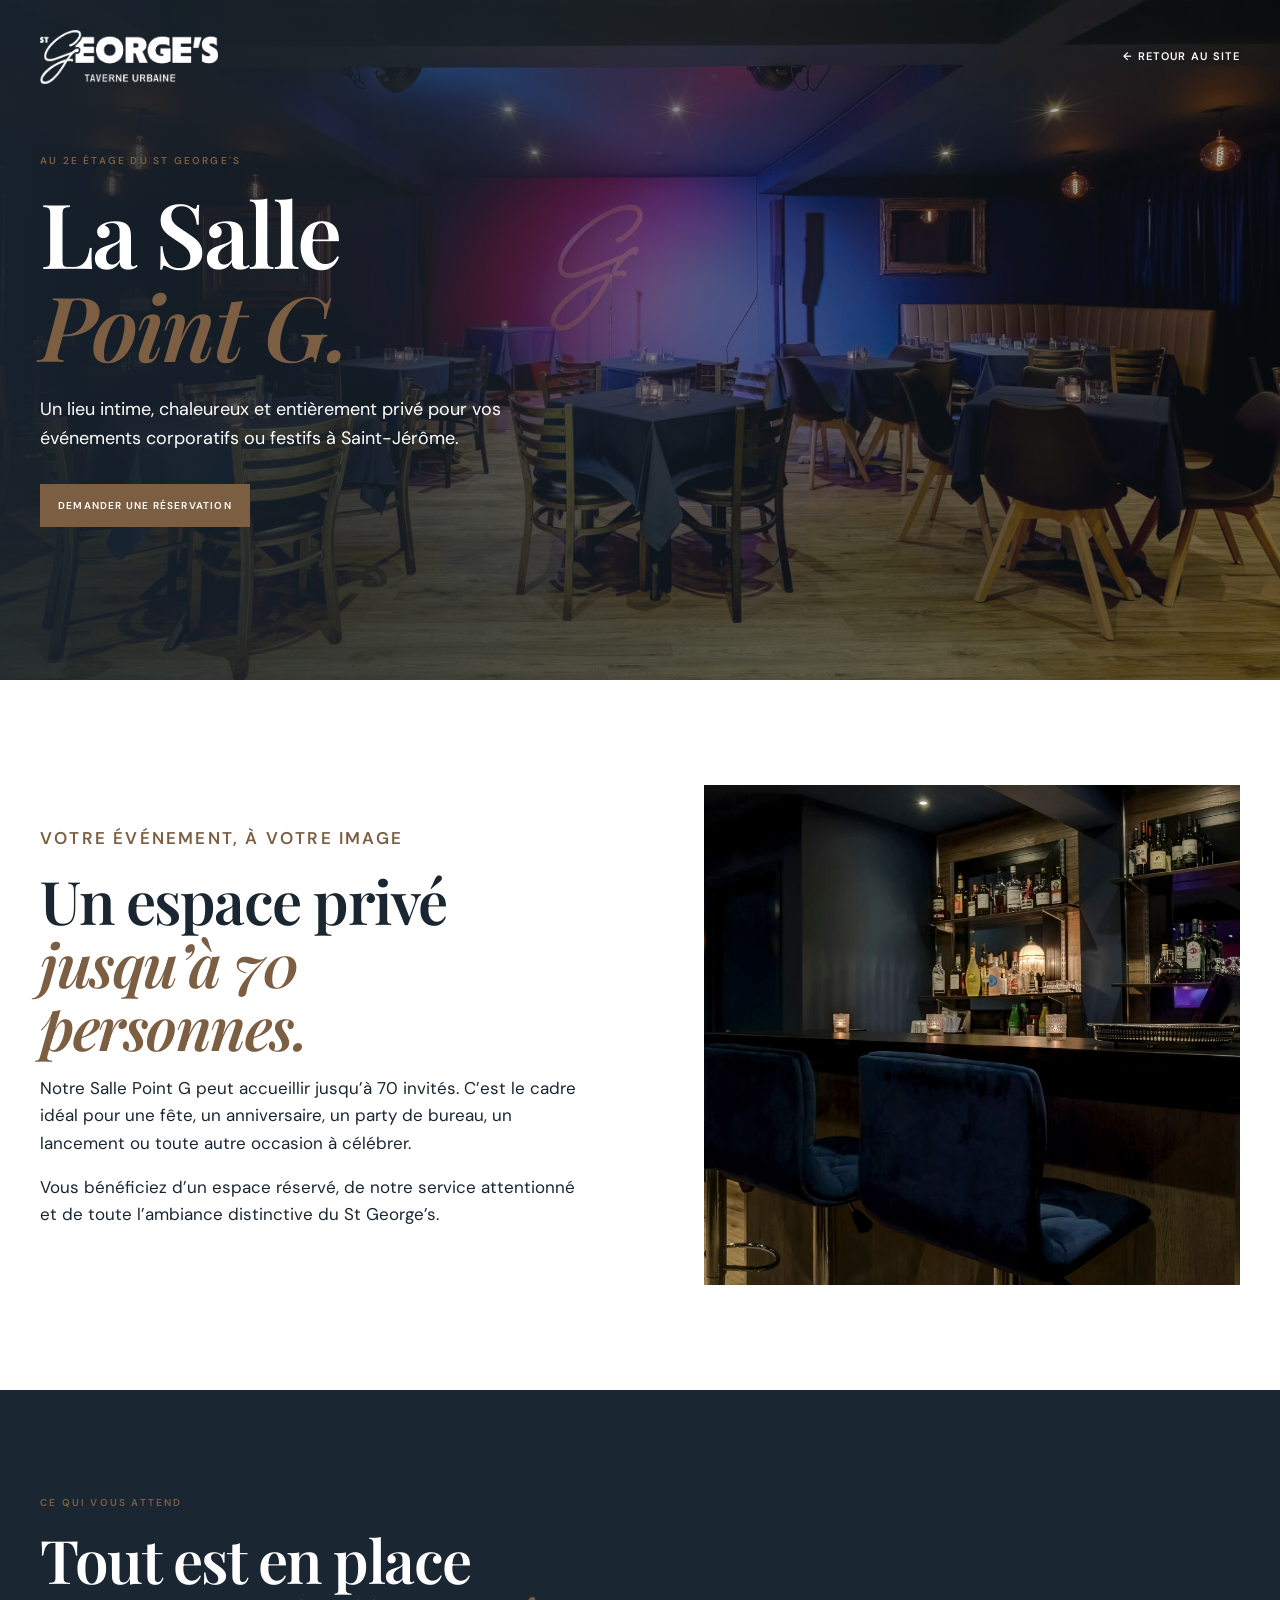
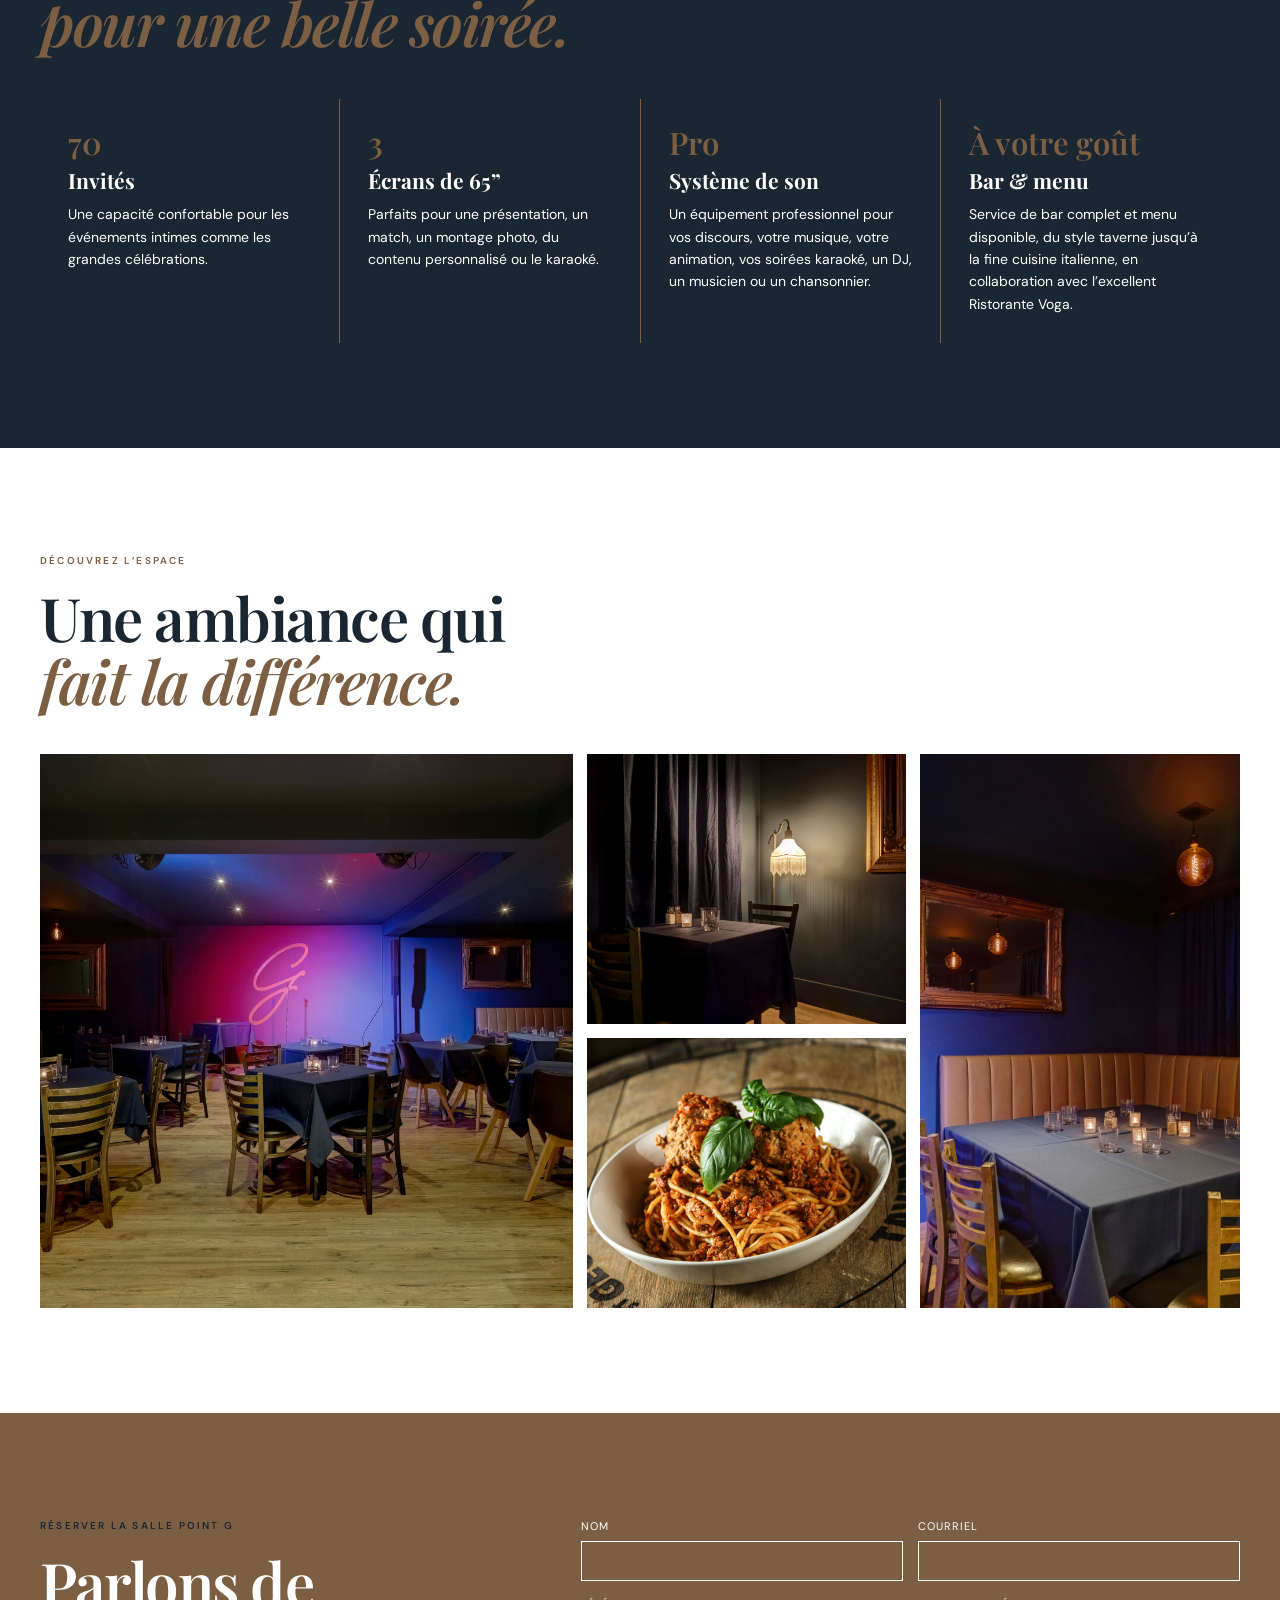
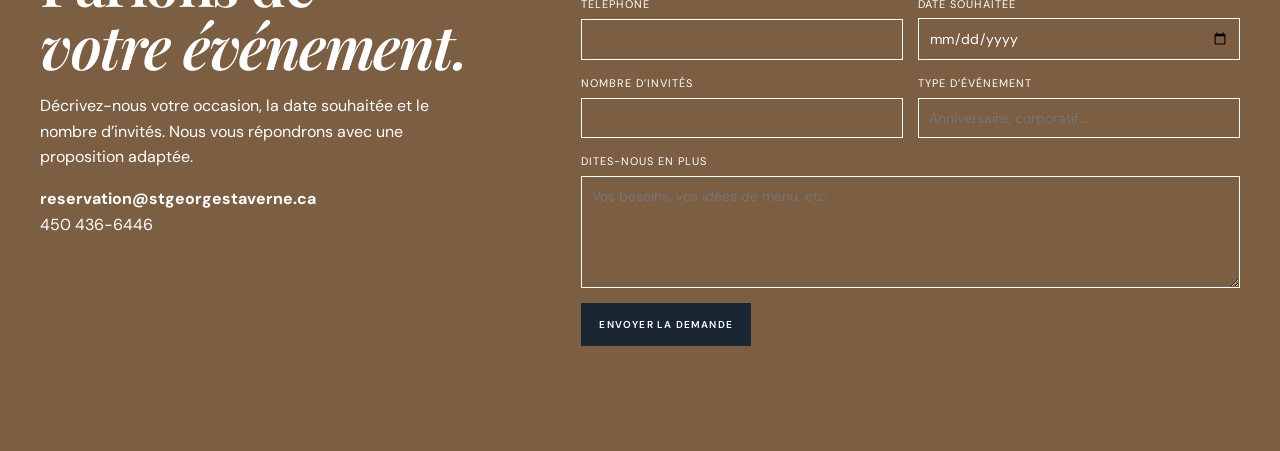
<file: salle-point-g.html>
<!doctype html>
<html lang="fr-CA">
  <head>
    <meta charset="UTF-8" />
    <meta name="viewport" content="width=device-width, initial-scale=1.0" />
    <meta name="description" content="Réservez la Salle Point G du St George's Taverne Urbaine à Saint-Jérôme." />
    <meta name="theme-color" content="#1a2632" />
    <link rel="icon" type="image/png" href="assets/favicon-stgeorges.png" />
    <link rel="apple-touch-icon" href="assets/favicon-stgeorges.png" />
    <title>Salle Point G | Réservations privées</title>
    <link rel="preconnect" href="https://fonts.googleapis.com" />
    <link rel="preconnect" href="https://fonts.gstatic.com" crossorigin />
    <link href="https://fonts.googleapis.com/css2?family=DM+Sans:opsz,wght@9..40,400;9..40,500;9..40,600&family=Playfair+Display:ital,wght@0,600;0,700;1,600&display=swap" rel="stylesheet" />
    <link rel="stylesheet" href="styles.css" />
    <style>
      .pg{color:#1a2632}.pg-hero{min-height:680px;color:#fff;background:linear-gradient(90deg,rgba(26,38,50,.86),rgba(26,38,50,.26)),url("assets/point-g-salle.jpg") center/cover;display:flex;align-items:center}.pg-nav{position:absolute;top:0;width:100%;padding:30px 0}.pg-nav .row{display:flex;justify-content:space-between;align-items:center}.pg-nav .brand-logo{filter:brightness(0) invert(1)}.pg h1{font:600 clamp(52px,8vw,90px)/1.03 "Playfair Display",Georgia,serif;letter-spacing:-2px;margin:0}.pg h1 em{color:#7c5e42}.pg-lead{max-width:510px;font-size:18px;margin:24px 0 31px}.pg-section{padding:105px 0}.pg-intro{display:grid;grid-template-columns:1fr 1fr;gap:10vw;align-items:center}.pg-intro h2,.pg-section h2{font:600 clamp(38px,5vw,60px)/1.05 "Playfair Display",Georgia,serif;letter-spacing:-1.5px;margin:0}.pg-intro h2 em,.pg-section h2 em{color:#7c5e42}.pg-intro p{font-size:17px}.pg-img{width:100%;height:500px;object-fit:cover}.pg-services{background:#1a2632;color:#fff}.pg-services .eyebrow{color:#7c5e42}.service-grid{display:grid;grid-template-columns:repeat(4,1fr);gap:1px;background:#7c5e42;margin-top:45px}.service{background:#1a2632;padding:28px}.service strong{display:block;color:#7c5e42;font:600 31px/1 "Playfair Display",Georgia,serif}.service h3{color:#fff;font-size:21px}.service p{font-size:14px;margin:0}.pg-gallery{display:grid;grid-template-columns:1.25fr .75fr .75fr;grid-template-rows:270px 270px;gap:14px;margin-top:42px}.pg-gallery img{width:100%;height:100%;object-fit:cover}.pg-gallery .wide{grid-row:span 2}.pg-gallery .tall{grid-row:span 2}.pg-cta{background:#7c5e42;color:#fff}.pg-cta-grid{display:grid;grid-template-columns:.8fr 1.2fr;gap:8vw}.pg-cta h2 em{color:#fff}.pg-form{display:grid;grid-template-columns:1fr 1fr;gap:15px}.pg-form label{font-size:11px;text-transform:uppercase;letter-spacing:1px;display:grid;gap:5px}.pg-form input,.pg-form textarea{width:100%;padding:10px;border:1px solid #fff;background:transparent;color:#fff;font:14px "DM Sans",Arial,sans-serif}.pg-form .full{grid-column:span 2}.pg-form button{justify-self:start;background:#1a2632}.pg-form button:hover{background:#fff;color:#1a2632}@media(max-width:760px){.pg-nav{padding:22px 0}.pg-nav .brand-logo{width:145px}.pg-hero{min-height:640px}.pg-section{padding:75px 0}.pg-intro,.pg-cta-grid,.service-grid{grid-template-columns:1fr;gap:30px}.pg-img{height:350px}.pg-gallery{grid-template-columns:1fr 1fr;grid-template-rows:240px 190px 190px}.pg-gallery .wide{grid-column:span 2;grid-row:auto}.pg-gallery .tall{grid-row:span 2}.pg-form{grid-template-columns:1fr}.pg-form .full{grid-column:auto}}
    </style>
  </head>
  <body class="pg">
    <nav class="pg-nav"><div class="container row"><a class="brand" href="index.html"><img class="brand-logo" src="assets/logo-long.png" alt="St George's Taverne Urbaine" /></a><a class="text-link" href="index.html">← Retour au site</a></div></nav>
    <main>
      <section class="pg-hero"><div class="container"><p class="eyebrow">Au 2e étage du St George's</p><h1>La Salle<br /><em>Point G.</em></h1><p class="pg-lead">Un lieu intime, chaleureux et entièrement privé pour vos événements corporatifs ou festifs à Saint-Jérôme.</p><a class="button" href="#reservation">Demander une réservation</a></div></section>
      <section class="pg-section"><div class="container pg-intro"><div><p class="eyebrow">Votre événement, à votre image</p><h2>Un espace privé<br /><em>jusqu’à 70 personnes.</em></h2><p>Notre Salle Point G peut accueillir jusqu’à 70 invités. C’est le cadre idéal pour une fête, un anniversaire, un party de bureau, un lancement ou toute autre occasion à célébrer.</p><p>Vous bénéficiez d’un espace réservé, de notre service attentionné et de toute l’ambiance distinctive du St George’s.</p></div><img class="pg-img" src="assets/point-g-bar.jpg" alt="Bar privé de la Salle Point G" /></div></section>
      <section class="pg-section pg-services"><div class="container"><p class="eyebrow">Ce qui vous attend</p><h2>Tout est en place<br /><em>pour une belle soirée.</em></h2><div class="service-grid"><article class="service"><strong>70</strong><h3>Invités</h3><p>Une capacité confortable pour les événements intimes comme les grandes célébrations.</p></article><article class="service"><strong>3</strong><h3>Écrans de 65”</h3><p>Parfaits pour une présentation, un match, un montage photo, du contenu personnalisé ou le karaoké.</p></article><article class="service"><strong>Pro</strong><h3>Système de son</h3><p>Un équipement professionnel pour vos discours, votre musique, votre animation, vos soirées karaoké, un DJ, un musicien ou un chansonnier.</p></article><article class="service"><strong>À votre goût</strong><h3>Bar & menu</h3><p>Service de bar complet et menu disponible, du style taverne jusqu’à la fine cuisine italienne, en collaboration avec l’excellent Ristorante Voga.</p></article></div></div></section>
      <section class="pg-section"><div class="container"><p class="eyebrow">Découvrez l’espace</p><h2>Une ambiance qui<br /><em>fait la différence.</em></h2><div class="pg-gallery"><img class="wide" src="assets/point-g-salle.jpg" alt="Salle Point G préparée pour un événement" /><img src="assets/point-g-table.jpg" alt="Table élégante dans la Salle Point G" /><img class="tall" src="assets/point-g-banquette.jpg" alt="Banquette de la Salle Point G" /><img src="assets/point-g-menu.jpg" alt="Exemple de cuisine italienne offerte pour les événements" /></div></div></section>
      <section class="pg-section pg-cta" id="reservation"><div class="container pg-cta-grid"><div><p class="eyebrow" style="color:#1a2632">Réserver la Salle Point G</p><h2>Parlons de<br /><em>votre événement.</em></h2><p>Décrivez-nous votre occasion, la date souhaitée et le nombre d’invités. Nous vous répondrons avec une proposition adaptée.</p><p><strong>reservation@stgeorgestaverne.ca</strong><br />450 436-6446</p></div><form class="pg-form" action="https://formsubmit.co/reservation@stgeorgestaverne.ca" method="POST"><input type="hidden" name="_subject" value="Demande de réservation — Salle Point G" /><input type="hidden" name="_template" value="table" /><input type="hidden" name="_captcha" value="true" /><label>Nom<input name="Nom" required /></label><label>Courriel<input name="Courriel" type="email" required /></label><label>Téléphone<input name="Téléphone" type="tel" /></label><label>Date souhaitée<input name="Date souhaitée" type="date" /></label><label>Nombre d’invités<input name="Nombre d’invités" type="number" min="1" max="70" /></label><label>Type d’événement<input name="Type d’événement" placeholder="Anniversaire, corporatif…" /></label><label class="full">Dites-nous en plus<textarea name="Détails" rows="5" required placeholder="Vos besoins, vos idées de menu, etc."></textarea></label><button class="button full" type="submit">Envoyer la demande</button></form></div></section>
    </main>
    <script src="script.js"></script>
  </body>
</html>
</file>
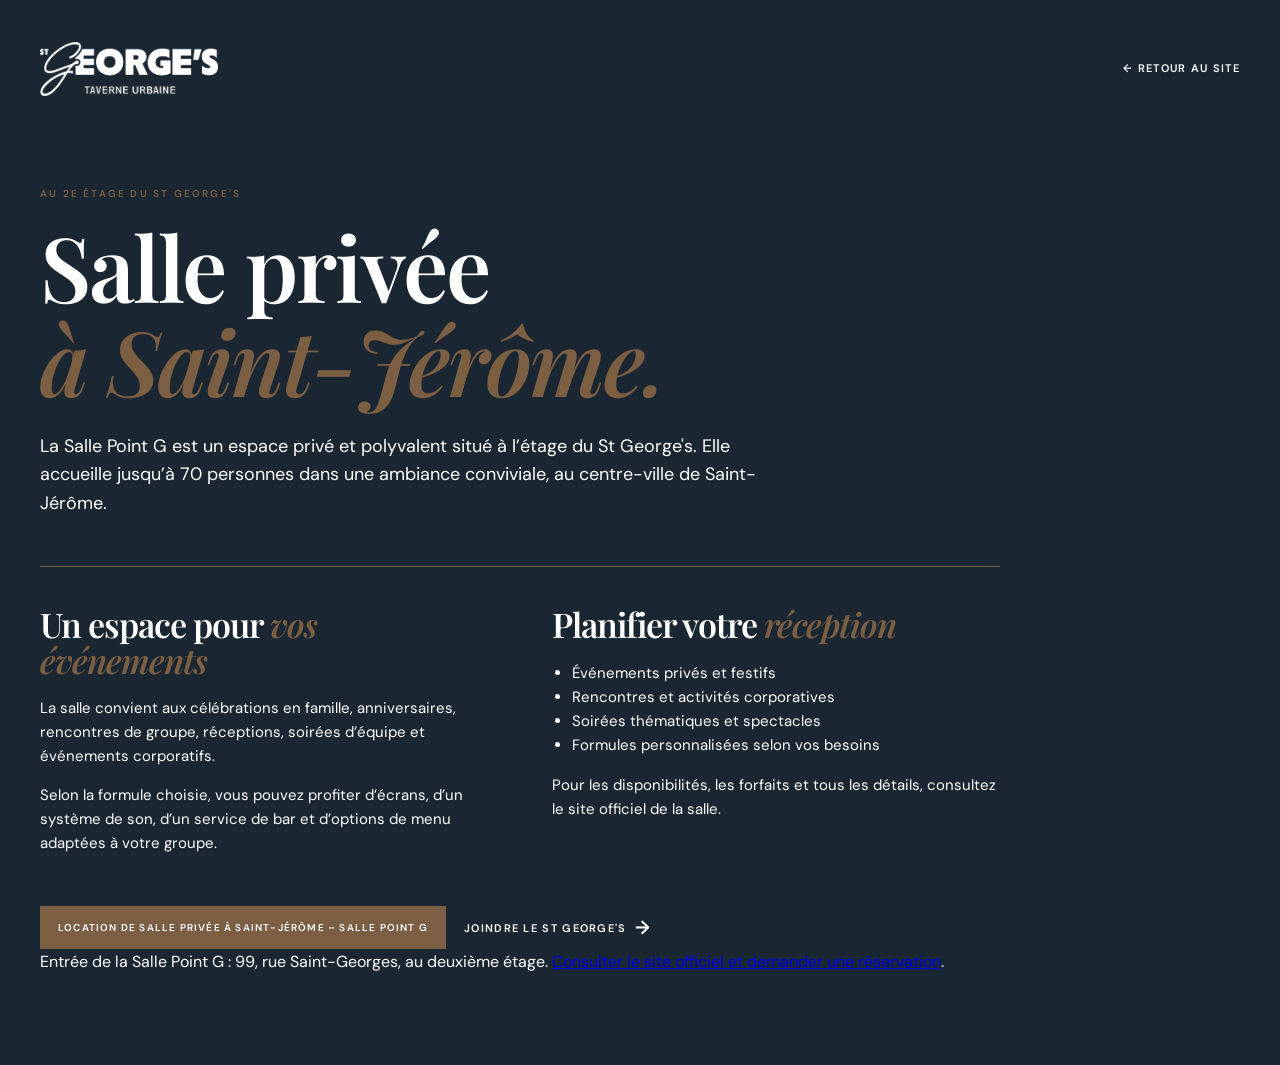
<file: salle-privee.html>
<!doctype html>
<html lang="fr-CA">
  <head>
    <meta charset="UTF-8" />
    <meta name="viewport" content="width=device-width, initial-scale=1.0" />
    <meta name="description" content="Découvrez la Salle Point G, salle privée au-dessus du St George's à Saint-Jérôme pour fêtes, rencontres, réceptions et événements corporatifs." />
    <meta name="theme-color" content="#1a2632" />
    <link rel="canonical" href="https://stgeorgestaverne.ca/salle-privee" />
    <link rel="icon" type="image/png" href="/assets/favicon-stgeorges.png" />
    <link rel="apple-touch-icon" href="/assets/favicon-stgeorges.png" />
    <meta property="og:type" content="website" />
    <meta property="og:locale" content="fr_CA" />
    <meta property="og:site_name" content="St George's Taverne" />
    <meta property="og:title" content="Salle privée à Saint-Jérôme | Salle Point G" />
    <meta property="og:description" content="Une salle polyvalente à l'étage du St George's pour vos événements privés et corporatifs à Saint-Jérôme." />
    <meta property="og:url" content="https://stgeorgestaverne.ca/salle-privee" />
    <meta property="og:image" content="https://stgeorgestaverne.ca/assets/st-georges-ambiance.png" />
    <meta property="og:image:alt" content="Salle Point G à l'étage du St George's à Saint-Jérôme" />
    <meta name="twitter:card" content="summary_large_image" />
    <title>Salle privée à Saint-Jérôme | Salle Point G</title>
    <link rel="preconnect" href="https://fonts.googleapis.com" />
    <link rel="preconnect" href="https://fonts.gstatic.com" crossorigin />
    <link href="https://fonts.googleapis.com/css2?family=DM+Sans:opsz,wght@9..40,400;9..40,500;9..40,600&family=Playfair+Display:ital,wght@0,600;0,700;1,600&display=swap" rel="stylesheet" />
    <link rel="stylesheet" href="/styles.css" />
    <style>
      .room-page{min-height:100vh;background:#1a2632;color:#fff;padding:42px 0 90px}.room-page .brand-logo{filter:brightness(0) invert(1)}.room-head{display:flex;justify-content:space-between;align-items:center;margin-bottom:90px}.room-page h1{font:600 clamp(48px,8vw,90px)/1.05 "Playfair Display",Georgia,serif;letter-spacing:-2px;margin:0}.room-page h1 em,.room-page h2 em{color:#7c5e42}.room-intro{max-width:720px;font-size:18px;margin:24px 0 48px}.room-content{border-top:1px solid #7c5e42;padding-top:40px;display:grid;grid-template-columns:1fr 1fr;gap:64px;max-width:960px}.room-content h2{font-size:34px;letter-spacing:-1px;margin:0 0 18px}.room-content p,.room-content li{font-size:15px}.room-content ul{padding-left:20px}.room-actions{display:flex;gap:18px;align-items:center;flex-wrap:wrap;margin-top:36px}@media(max-width:700px){.room-head{margin-bottom:65px}.room-head .brand-logo{width:145px}.room-content{grid-template-columns:1fr;gap:28px}}
    </style>
    <script type="application/ld+json">{"@context": "https://schema.org", "@graph": [{"@type": ["BarOrPub", "LocalBusiness"], "@id": "https://stgeorgestaverne.ca/#etablissement", "name": "St George's Taverne", "url": "https://stgeorgestaverne.ca/", "telephone": "+1-450-436-6446", "address": {"@type": "PostalAddress", "streetAddress": "97, rue Saint-Georges", "addressLocality": "Saint-Jérôme", "addressRegion": "QC", "addressCountry": "CA"}}, {"@type": "EventVenue", "@id": "https://sallepointg.ca/#venue", "name": "Salle Point G", "url": "https://sallepointg.ca/", "maximumAttendeeCapacity": 70, "isLocatedAt": {"@id": "https://stgeorgestaverne.ca/#etablissement"}, "address": {"@type": "PostalAddress", "streetAddress": "99, rue Saint-Georges", "addressLocality": "Saint-Jérôme", "addressRegion": "QC", "addressCountry": "CA"}}]}</script>
  </head>
  <body>
    <main class="room-page">
      <div class="container">
        <header class="room-head">
          <a class="brand" href="/" aria-label="Retour à l'accueil"><img class="brand-logo" src="/assets/logo-long.png" alt="St George's Taverne Urbaine" /></a>
          <a class="text-link" href="/">← Retour au site</a>
        </header>
        <p class="eyebrow">Au 2e étage du St George's</p>
        <h1>Salle privée<br /><em>à Saint-Jérôme.</em></h1>
        <p class="room-intro">La Salle Point G est un espace privé et polyvalent situé à l’étage du St George's. Elle accueille jusqu’à 70 personnes dans une ambiance conviviale, au centre-ville de Saint-Jérôme.</p>
        <section class="room-content" aria-labelledby="evenements-prives">
          <div>
            <h2 id="evenements-prives">Un espace pour <em>vos événements</em></h2>
            <p>La salle convient aux célébrations en famille, anniversaires, rencontres de groupe, réceptions, soirées d’équipe et événements corporatifs.</p>
            <p>Selon la formule choisie, vous pouvez profiter d’écrans, d’un système de son, d’un service de bar et d’options de menu adaptées à votre groupe.</p>
          </div>
          <div>
            <h2>Planifier votre <em>réception</em></h2>
            <ul>
              <li>Événements privés et festifs</li>
              <li>Rencontres et activités corporatives</li>
              <li>Soirées thématiques et spectacles</li>
              <li>Formules personnalisées selon vos besoins</li>
            </ul>
            <p>Pour les disponibilités, les forfaits et tous les détails, consultez le site officiel de la salle.</p>
          </div>
        </section>
        <div class="room-actions">
          <a class="button" href="https://sallepointg.ca/location-salle-saint-jerome">Location de salle privée à Saint-Jérôme – Salle Point G</a>
          <a class="text-link" href="/#contact">Joindre le St George's <span>→</span></a>
        </div>
      </div>
    <p class="container">Entrée de la Salle Point G : 99, rue Saint-Georges, au deuxième étage. <a href="https://sallepointg.ca/">Consulter le site officiel et demander une réservation</a>.</p></main>
  </body>
</html>
</file>
<file: styles.css>
:root{--blue:#1a2632;--wood:#7c5e42;--white:#fff;--display:"Playfair Display",Georgia,serif;--body:"DM Sans",Arial,sans-serif}*{box-sizing:border-box}html{scroll-behavior:smooth}body{margin:0;background:var(--white);color:var(--blue);font-family:var(--body);line-height:1.6}.container{width:min(1200px,calc(100% - 48px));margin:auto}.skip-link{position:absolute;left:-999px}.skip-link:focus{left:10px;top:10px;z-index:9;background:#fff;padding:10px}.site-header{position:absolute;z-index:5;width:100%;color:#fff}.nav{height:96px;display:flex;align-items:center;justify-content:space-between;gap:20px}.brand{display:flex;align-items:center;text-decoration:none}.brand-logo{display:block;width:178px;height:auto;filter:brightness(0) invert(1)}.nav-links{display:flex;gap:18px;align-items:center}.nav-links a{color:inherit;text-decoration:none;font-size:11px;font-weight:600;white-space:nowrap}.nav-links>a:not(.button):hover{color:var(--wood)}.button{display:inline-block;border:0;background:var(--wood);color:#fff;text-decoration:none;text-transform:uppercase;letter-spacing:1.2px;font:600 10px var(--body);padding:15px 18px;cursor:pointer;transition:.2s}.button:hover{background:#fff;color:var(--blue);transform:translateY(-2px)}.button-small{padding:11px 13px}.button-outline{border:1px solid var(--wood);background:transparent}.button-outline:hover{background:var(--wood);color:#fff}.button-light{background:#fff;color:var(--blue)}.nav-toggle{display:none}.hero{min-height:720px;height:100svh;max-height:930px;position:relative;color:#fff;background:url("assets/hero-taverne.png") center/cover no-repeat;display:flex;align-items:center}.hero-overlay{position:absolute;inset:0;background:linear-gradient(90deg,rgba(26,38,50,.94),rgba(26,38,50,.61) 44%,rgba(26,38,50,.15))}.hero-content{position:relative;padding-top:70px}.eyebrow{font-size:10px;letter-spacing:2.2px;text-transform:uppercase;font-weight:600;color:var(--wood);margin:0 0 17px}.hero h1,h2{font-family:var(--display);font-weight:600;line-height:1.05;letter-spacing:-1.8px}.hero h1{font-size:clamp(50px,7vw,88px);margin:0 0 23px}.hero h1 em,h2 em{color:var(--wood)}.hero-copy{width:min(420px,100%);font-size:17px;line-height:1.7;margin:0 0 32px}.hero-actions,.social-links{display:flex;gap:18px;align-items:center;flex-wrap:wrap}.text-link{color:#fff;text-transform:uppercase;letter-spacing:1.3px;font-size:11px;font-weight:600;text-decoration:none}.text-link span{font-size:19px;vertical-align:-2px;margin-left:4px;transition:.2s}.text-link:hover span{margin-left:10px}.dark{color:var(--blue)}.scroll-cue{position:absolute;bottom:30px;left:max(24px,calc((100vw - 1200px)/2));color:#fff;text-decoration:none;text-transform:uppercase;font-size:9px;letter-spacing:2px;display:flex;align-items:center;gap:12px}.scroll-cue span{width:45px;height:1px;background:var(--wood)}.section{padding:115px 0}h2{font-size:clamp(40px,5vw,62px);margin:0}h3{font-family:var(--display);font-size:25px;line-height:1.2;margin:10px 0}.two-col,.section-heading,.contact-grid{display:grid;grid-template-columns:1fr 1fr;gap:9vw}.intro-copy{padding-top:35px;font-size:17px}.intro-copy p{margin:0 0 20px}.menu-section{background:var(--blue);color:#fff}.section-heading{align-items:end;margin-bottom:55px}.section-heading>p{margin:0;max-width:420px}.menu-grid{display:grid;grid-template-columns:repeat(3,1fr);border-top:1px solid var(--wood);margin-bottom:28px}.menu-grid article{padding:30px 34px 22px 0;border-right:1px solid var(--wood)}.menu-grid article+article{padding-left:34px}.menu-grid article:last-child{border:0}.menu-number{font:italic 18px var(--display);color:var(--wood)}.menu-grid h3,.menu-grid p{color:#fff}.menu-grid p{font-size:14px}.menu-note{max-width:590px;font-size:13px;margin:0 0 25px;color:#fff}.events{background:#fff}.program-grid{display:grid;grid-template-columns:1fr 1fr;gap:54px}.program-block{padding:32px;border:1px solid var(--wood)}.point-g{background:#f6f3f0}.event-list{border-top:1px solid var(--wood)}.event-list article{padding:16px 0;border-bottom:1px solid var(--wood);position:relative}.event-list p{font-size:10px;text-transform:uppercase;letter-spacing:1.5px;color:var(--wood);font-weight:600;margin:0}.event-list h3{font-size:24px;margin:3px 0}.event-list span{font-size:12px;color:var(--blue)}.program-block .text-link{margin-top:26px;display:inline-block}.events .social-links{margin-top:40px}.dark-outline{color:var(--blue);border-color:var(--blue)}.dark-outline:hover{background:var(--blue);color:#fff}.features{display:grid;grid-template-columns:1fr 1fr}.feature{min-height:620px;position:relative;color:#fff;display:flex;align-items:flex-end;padding:64px calc((100% - min(600px,calc(50vw - 24px))));}.feature:before{content:"";position:absolute;inset:0;background:linear-gradient(0deg,rgba(26,38,50,.88),rgba(26,38,50,.14) 72%)}.feature>div{position:relative;max-width:440px}.feature h2{font-size:48px}.feature p:not(.eyebrow){max-width:420px}.feature-detail{font-size:13px;font-weight:600}.feature-billiard{background:linear-gradient(135deg,var(--blue),var(--wood));padding-left:max(24px,calc((100vw - 1200px)/2))}.feature-room{background:linear-gradient(135deg,var(--wood),var(--blue));padding-right:max(24px,calc((100vw - 1200px)/2));padding-left:64px}.gallery{padding-bottom:115px}.gallery-grid{display:grid;grid-template-columns:1.15fr 1fr;grid-template-rows:190px 190px;gap:16px}.gallery-card{position:relative;overflow:hidden;background:linear-gradient(45deg,var(--blue),var(--wood))}.gallery-card:before{content:"";position:absolute;inset:0;background:linear-gradient(0deg,rgba(26,38,50,.65),transparent 60%)}.gallery-card span{position:absolute;bottom:16px;left:18px;color:#fff;font:italic 20px var(--display)}.tall{grid-row:span 2}.food{background:linear-gradient(45deg,var(--wood),var(--blue))}.contact{background:var(--blue);color:#fff}.contact .eyebrow,.contact h2 em,.contact-details h3{color:var(--wood)}.contact-note{max-width:360px;font-size:15px}.contact-details{display:grid;grid-template-columns:1fr 1fr;gap:25px;margin:32px 0}.contact-details h3{font:600 10px var(--body);text-transform:uppercase;letter-spacing:1.6px;margin:0 0 9px}.contact-details p,.contact-details a{display:block;color:#fff;text-decoration:none;margin:0;line-height:1.7}.forms{display:grid;grid-template-columns:1fr 1fr;gap:18px}.contact-form{border:1px solid var(--wood);padding:25px;display:grid;gap:12px}.contact-form h3{font-size:23px;color:#fff;margin:0 0 4px}.contact-form label{font-size:11px;text-transform:uppercase;letter-spacing:1px;color:#fff;display:grid;gap:5px}.contact-form input,.contact-form textarea{width:100%;border:1px solid #fff;background:transparent;color:#fff;padding:9px;font:14px var(--body);resize:vertical}.contact-form button{justify-self:start;margin-top:4px}.footer{background:var(--wood);color:#fff;padding:28px 0}.footer .container{display:flex;align-items:center;justify-content:space-between;gap:25px}.footer .brand-logo{width:150px}.footer p,.footer a:not(.brand){font-size:11px;color:#fff;text-decoration:none;margin:0}.sr-only{position:absolute;width:1px;height:1px;clip:rect(0,0,0,0);overflow:hidden}@media(max-width:1050px){.nav-links{gap:10px}.nav-links a{font-size:10px}.brand-logo{width:150px}}@media(max-width:760px){.container{width:min(100% - 40px,600px)}.nav{height:78px}.brand-logo{width:145px}.nav-toggle{display:flex;flex-direction:column;gap:5px;border:0;background:none;color:#fff;padding:8px}.nav-toggle span:not(.sr-only){display:block;width:24px;height:1px;background:currentColor}.nav-links{display:none;position:absolute;top:78px;left:0;width:100%;padding:23px 20px 27px;background:var(--blue);flex-direction:column;align-items:flex-start;gap:20px}.nav-links.is-open{display:flex}.nav-links .button{width:100%;text-align:center}.hero{min-height:650px}.hero h1{letter-spacing:-1px}.hero-copy{font-size:15px}.scroll-cue{left:20px}.section{padding:78px 0}.two-col,.section-heading,.contact-grid,.program-grid,.forms{grid-template-columns:1fr;gap:25px}.intro-copy{padding-top:0;font-size:16px}.section-heading{margin-bottom:35px}.menu-grid{grid-template-columns:1fr}.menu-grid article,.menu-grid article+article{padding:22px 0;border-right:0;border-bottom:1px solid var(--wood)}.program-block{padding:24px}.features{grid-template-columns:1fr}.feature{min-height:520px;padding:50px 20px}.feature h2{font-size:42px}.gallery-grid{grid-template-columns:1fr;grid-template-rows:250px 160px 160px}.tall{grid-row:auto}.footer .container{align-items:flex-start;flex-direction:column;gap:16px}}

.practical-faq{background:#f6f3f0;color:#1a2632}.practical-faq h2{margin-bottom:32px}.faq-list{max-width:900px}.faq-list details{border-bottom:1px solid #b6a18d;padding:20px 0}.faq-list summary{cursor:pointer;font-weight:600;font-size:18px;line-height:1.5}.faq-list p{max-width:760px;line-height:1.75}.faq-list a{color:inherit;text-decoration:underline}.faq-list summary:focus-visible{outline:2px solid #7c5e42;outline-offset:5px}
</file>
<file: photo.css>
.hero{background-image:url("assets/st-georges-ambiance.png");background-position:center}
</file>
<file: gallery.css>
/* Les photos déterminent elles-mêmes leur format : aucun cadre fixe ni recadrage. */
.gallery-grid{display:grid;grid-template-columns:repeat(2,minmax(0,1fr));grid-template-rows:auto;align-items:start;gap:22px}
.gallery-card{margin:0;display:block;position:relative;overflow:hidden;background:none!important}
.gallery-card.tall{grid-column:span 2;grid-row:auto}
.gallery-card img{display:block;width:100%;height:auto}
.gallery-card:before{display:none}
.gallery-card figcaption{display:block;padding:10px 0 0;color:#1a2632;font:italic 20px "Playfair Display",Georgia,serif}
@media(max-width:760px){.gallery-grid{grid-template-columns:1fr}.gallery-card.tall{grid-column:auto}}
</file>
<file: event-popup.css>
.event-ticket-link{display:block;margin-top:9px;color:var(--wood);font-size:11px;font-weight:600;text-transform:uppercase;letter-spacing:1px;text-decoration:none}
.stg-event-popup{width:min(900px,calc(100% - 32px));max-height:calc(100svh - 32px);padding:0;border:0;background:#fff;color:var(--blue);box-shadow:0 25px 80px rgba(0,0,0,.45);overflow:auto}
.stg-event-popup::backdrop{background:rgba(18,14,12,.8);backdrop-filter:blur(3px)}
.stg-popup-grid{display:grid;grid-template-columns:380px 1fr;height:min(540px,calc(100svh - 32px))}
.stg-popup-image{width:100%;height:100%;object-fit:contain;background:#061b30}
.stg-popup-copy{padding:54px 42px 38px;display:flex;flex-direction:column;justify-content:center}
.stg-popup-copy h2{font-size:clamp(34px,5vw,50px);margin:0 0 16px}
.stg-popup-copy>p:not(.eyebrow){margin:0 0 24px}
.stg-popup-actions{display:flex;align-items:center;flex-wrap:wrap;gap:18px}
.stg-popup-link{color:var(--wood);font-size:11px;font-weight:600;text-transform:uppercase;letter-spacing:1px}
.stg-popup-close{position:absolute;z-index:2;top:12px;right:14px;width:38px;height:38px;border:0;border-radius:50%;background:rgba(26,38,50,.85);color:#fff;font-size:25px;line-height:1;cursor:pointer}
body:has(.stg-event-popup[open]){overflow:hidden}
@media(max-width:700px){.stg-popup-grid{grid-template-columns:1fr;height:auto}.stg-popup-image{height:auto;max-height:52svh;aspect-ratio:1054/1492}.stg-popup-copy{padding:34px 24px 30px}.stg-popup-copy h2{font-size:34px}}
</file>
